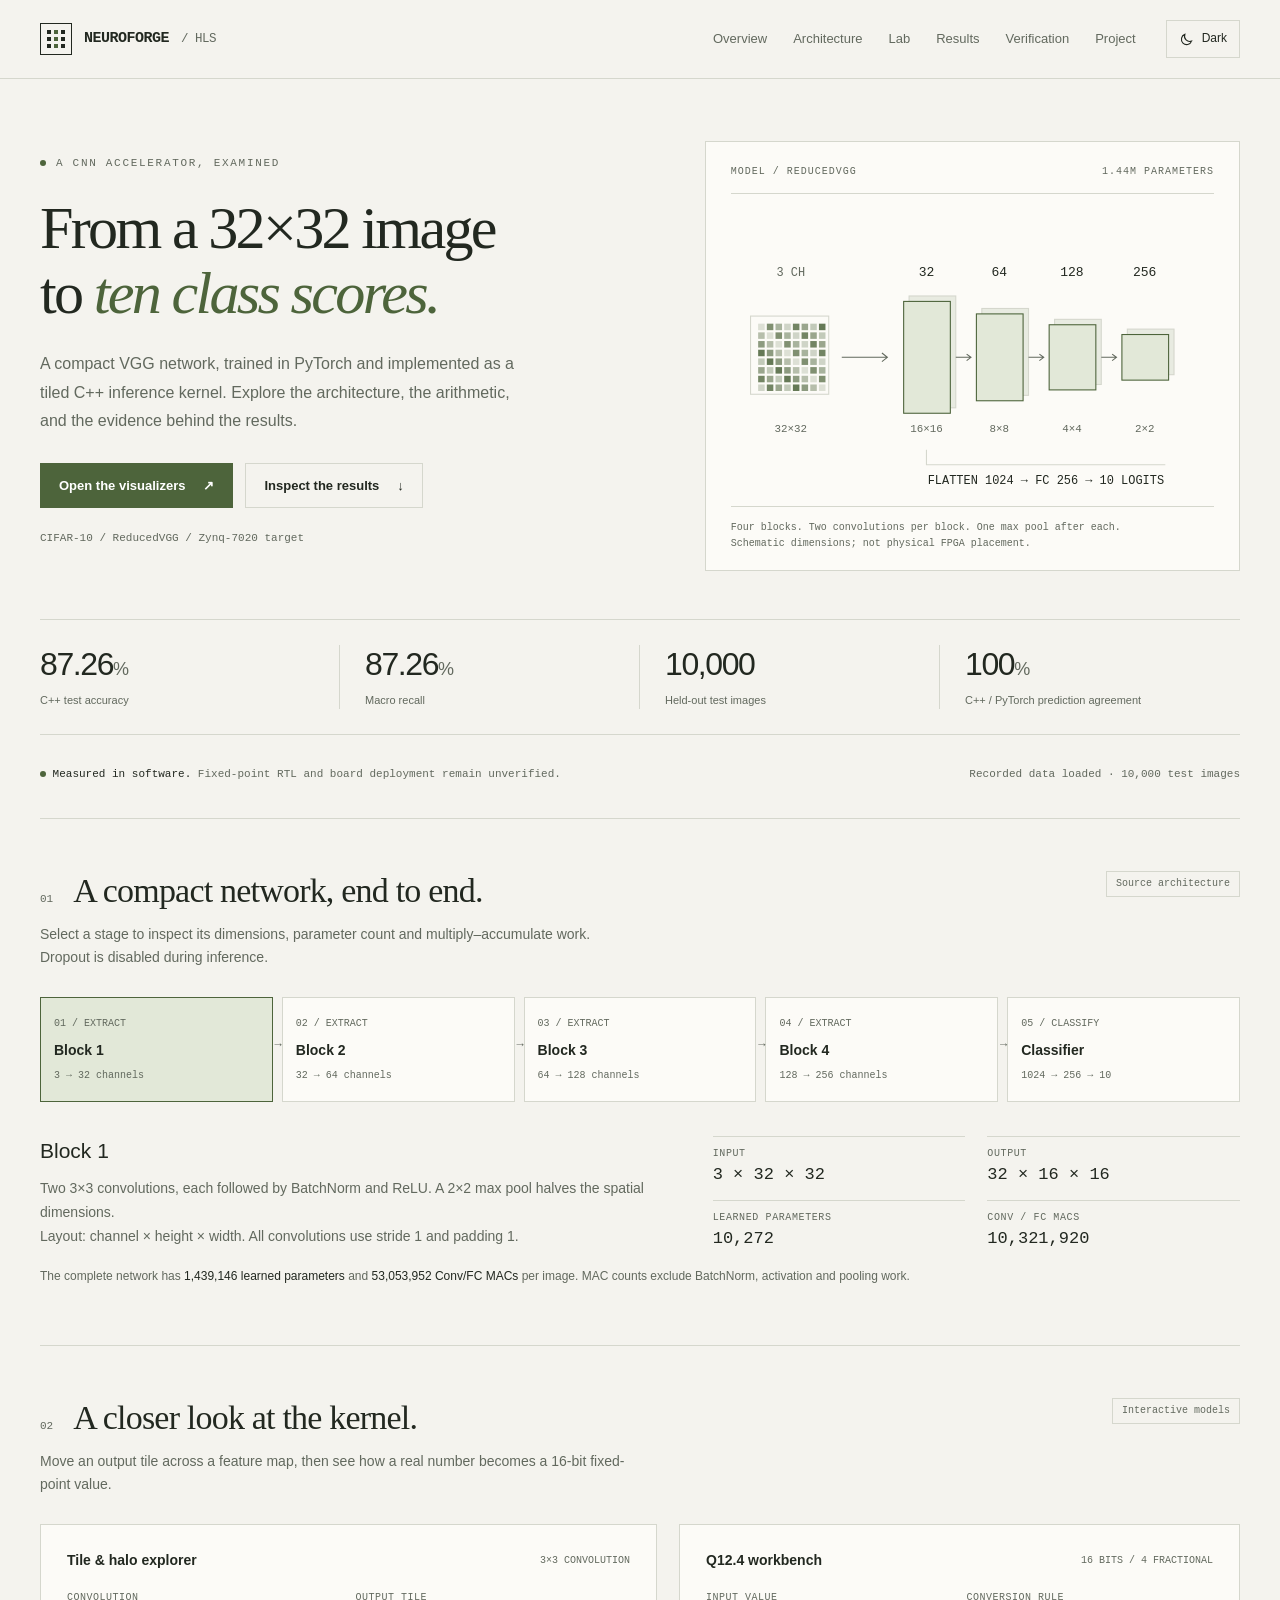
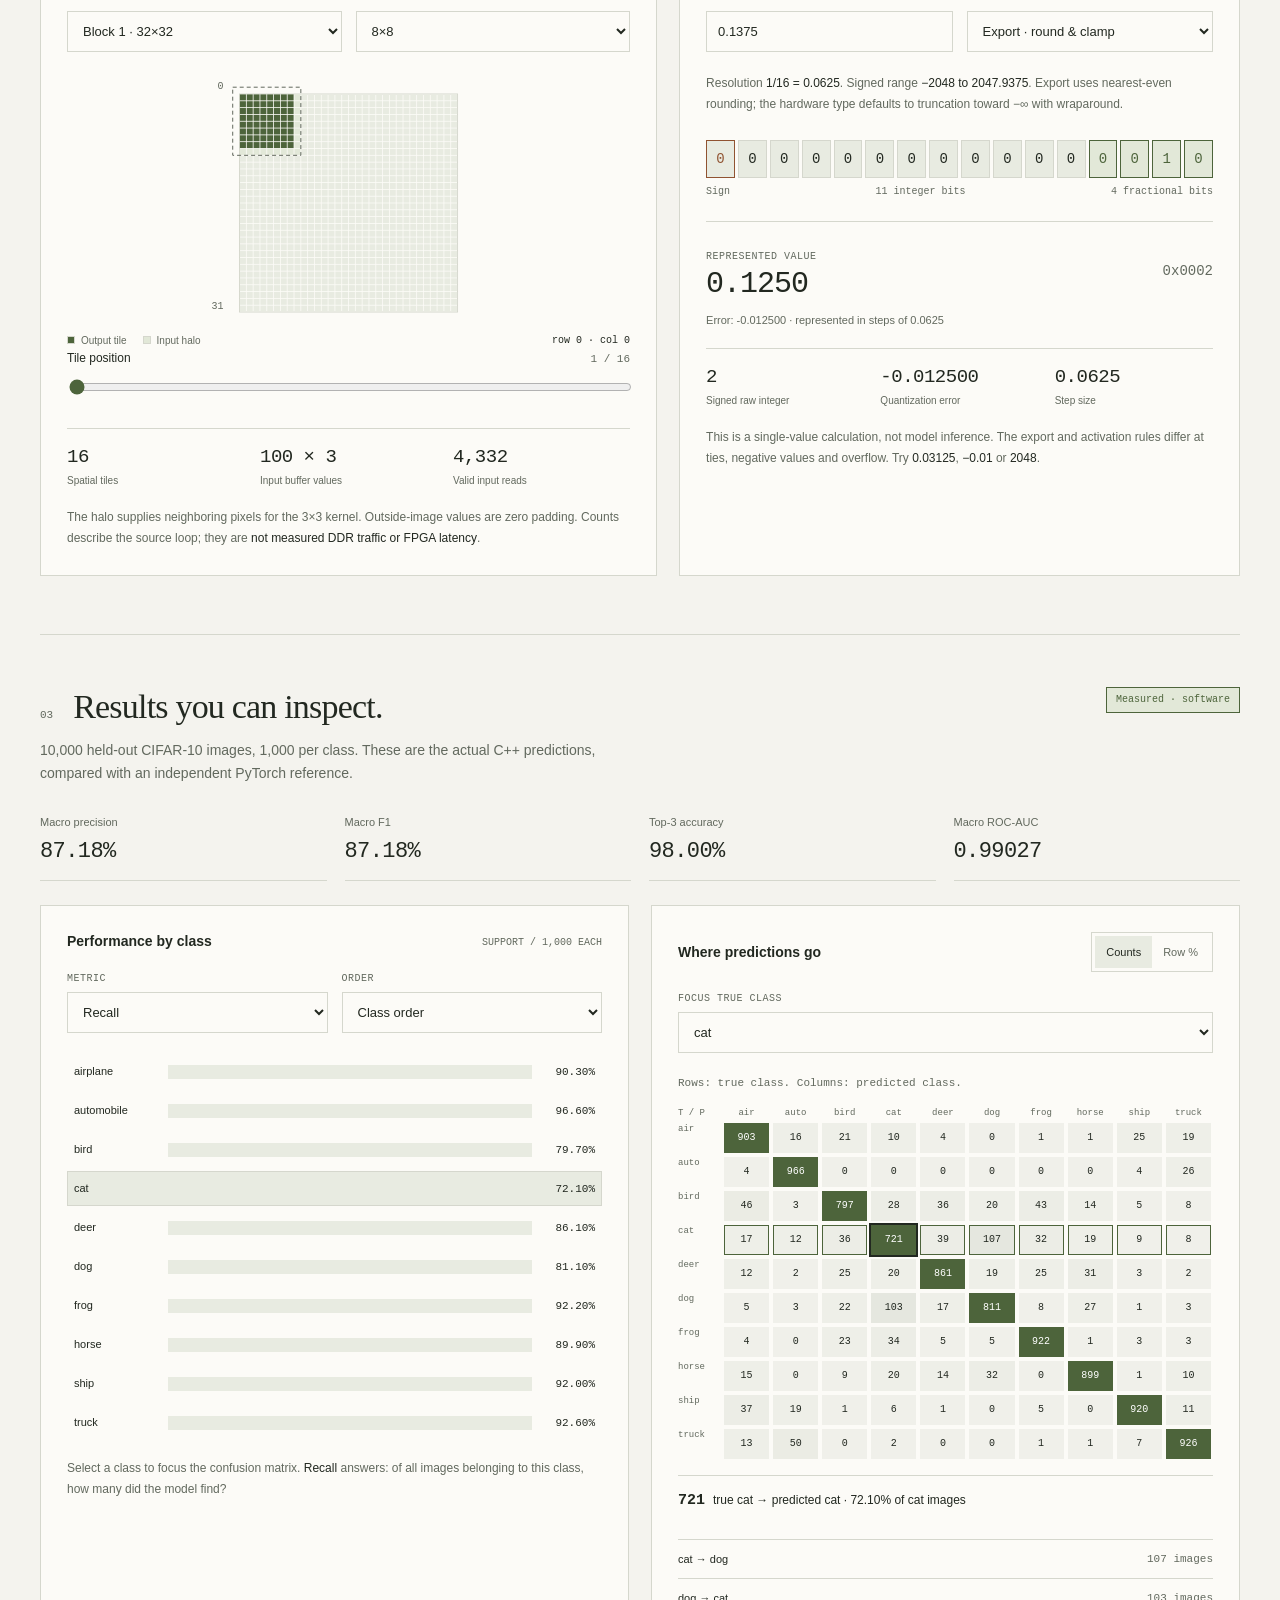
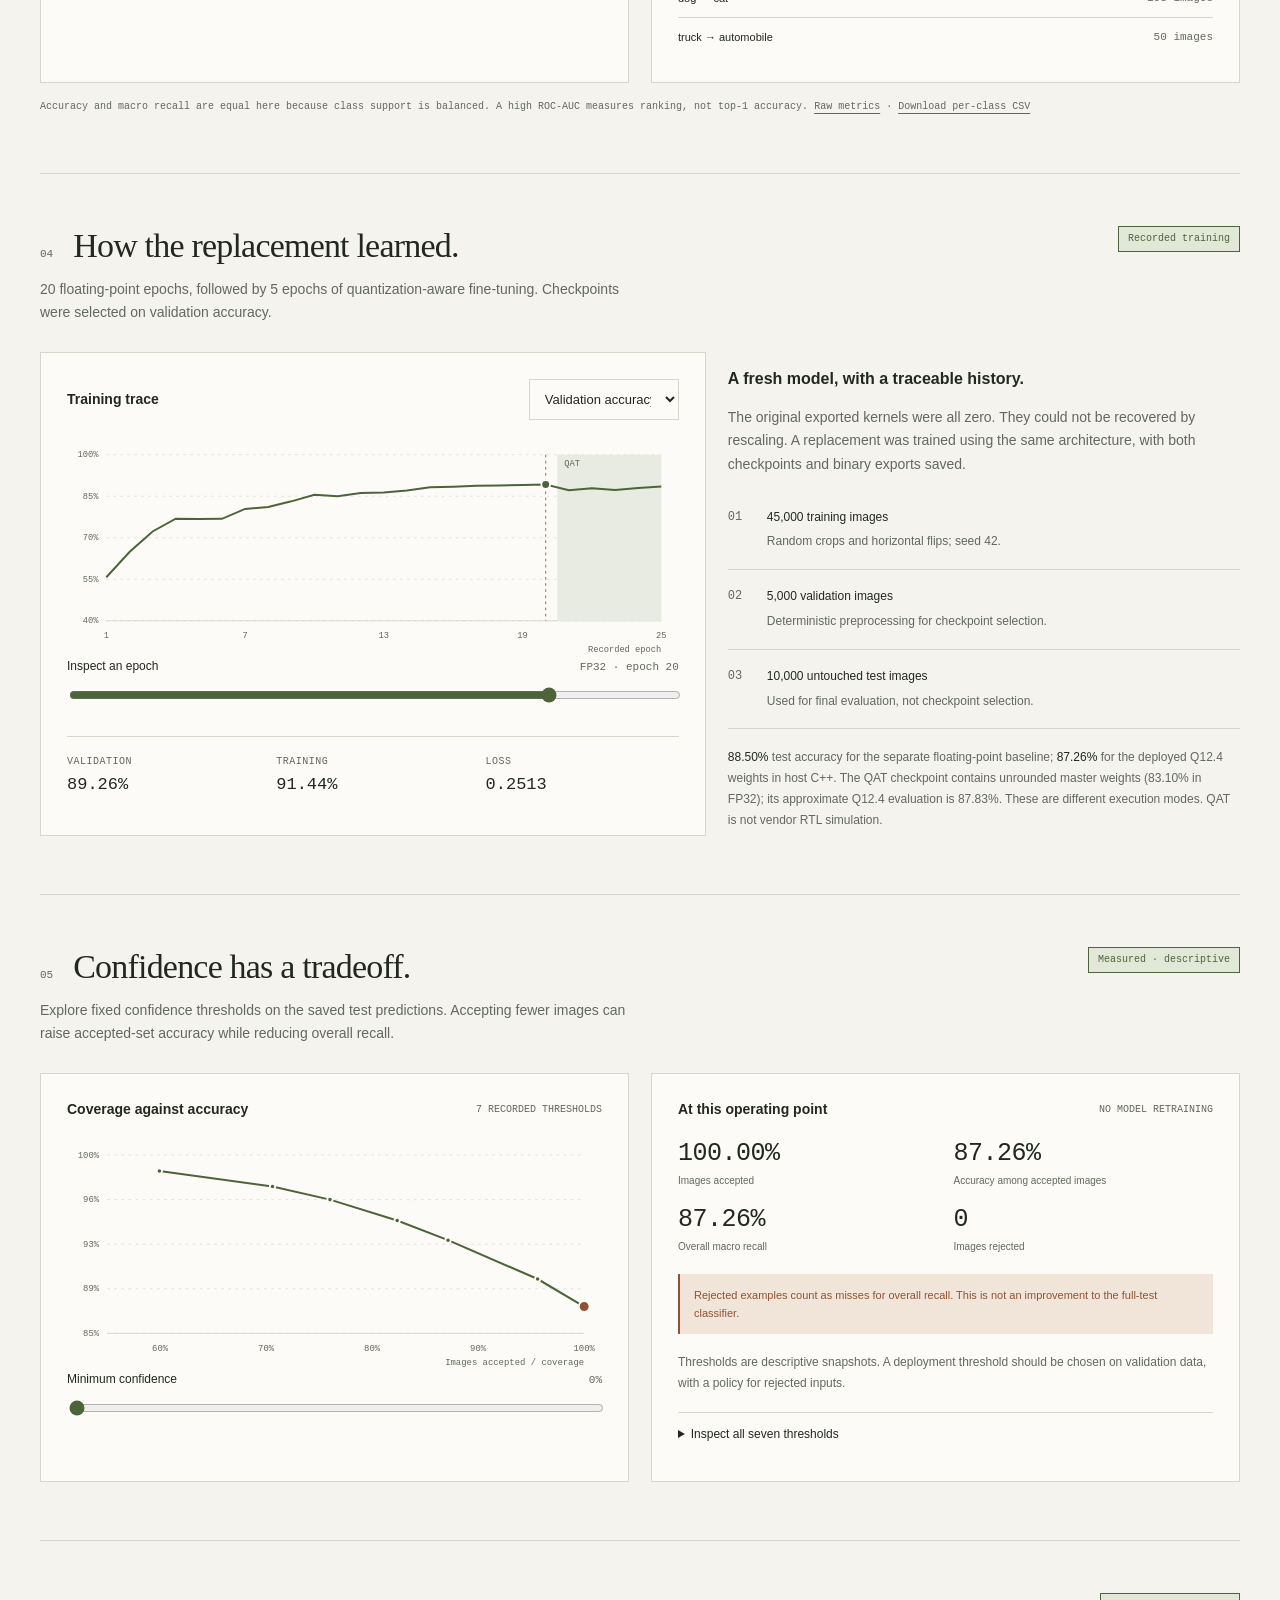
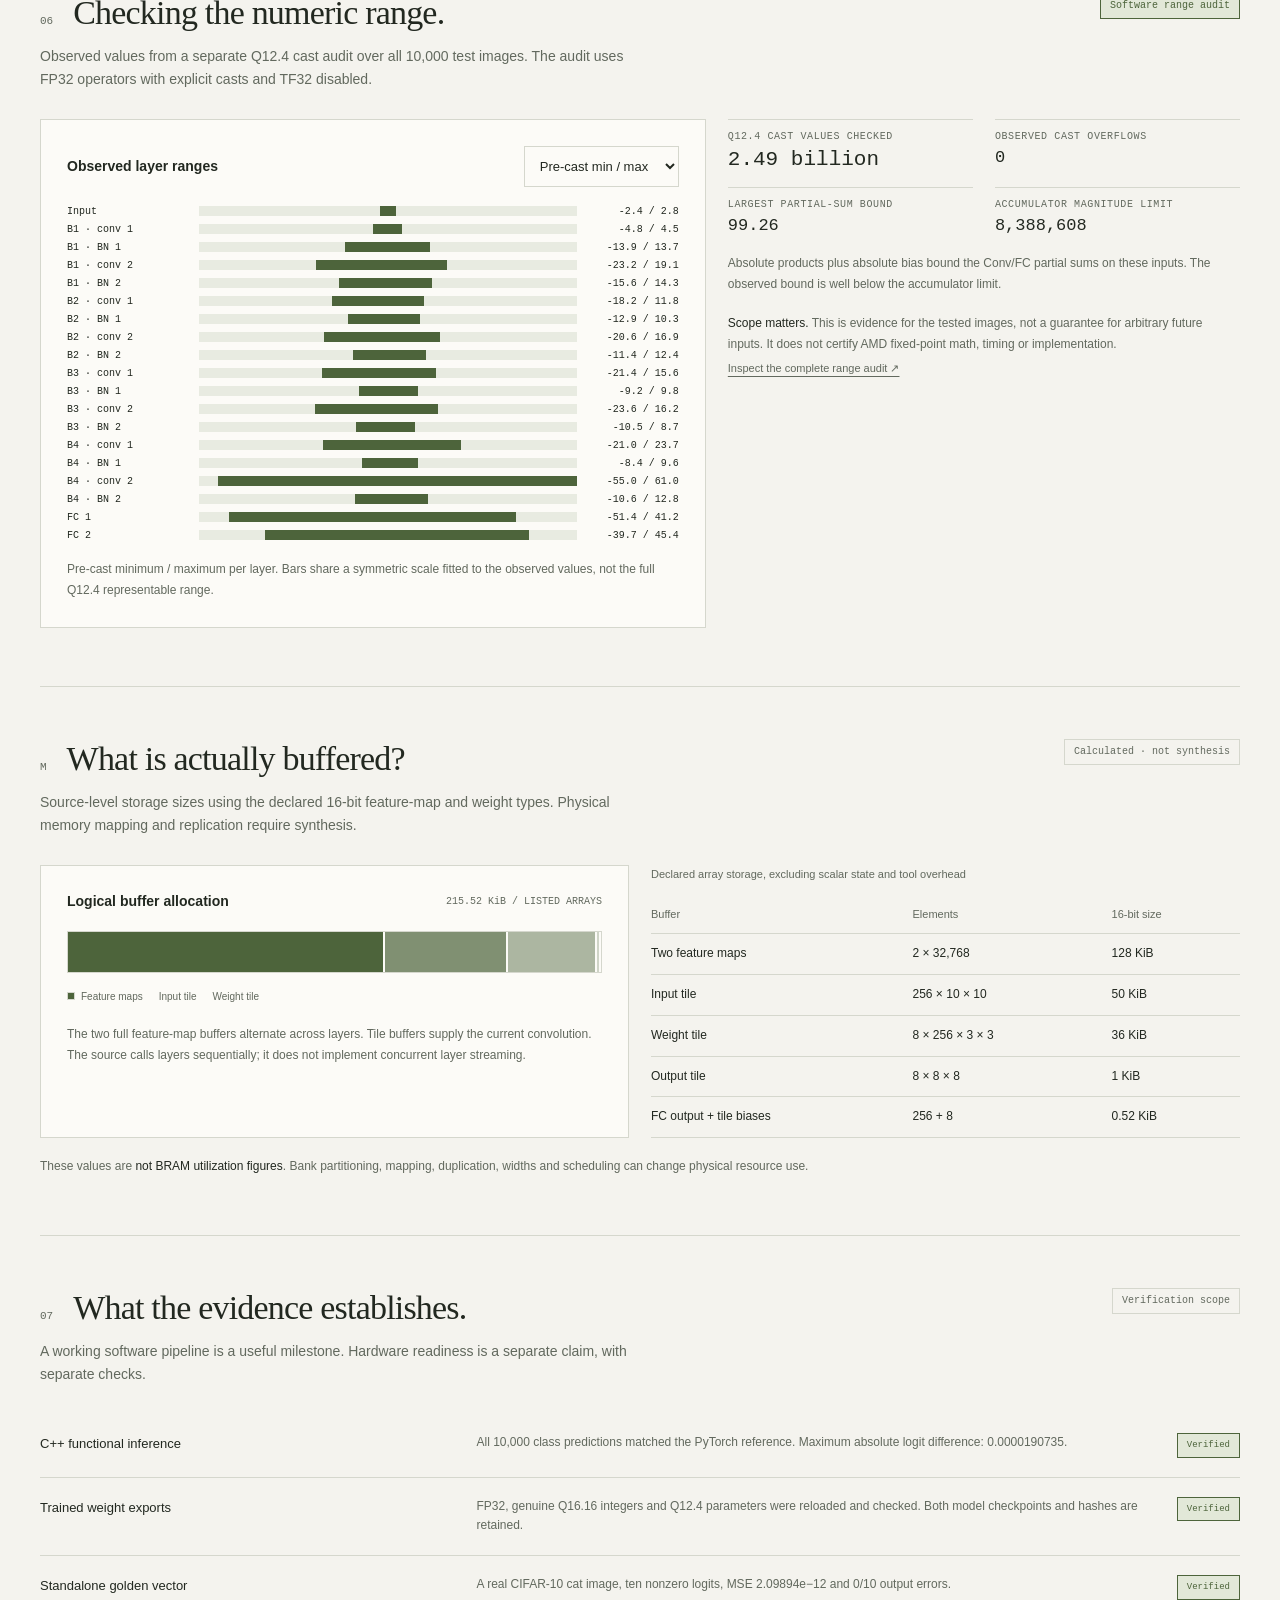
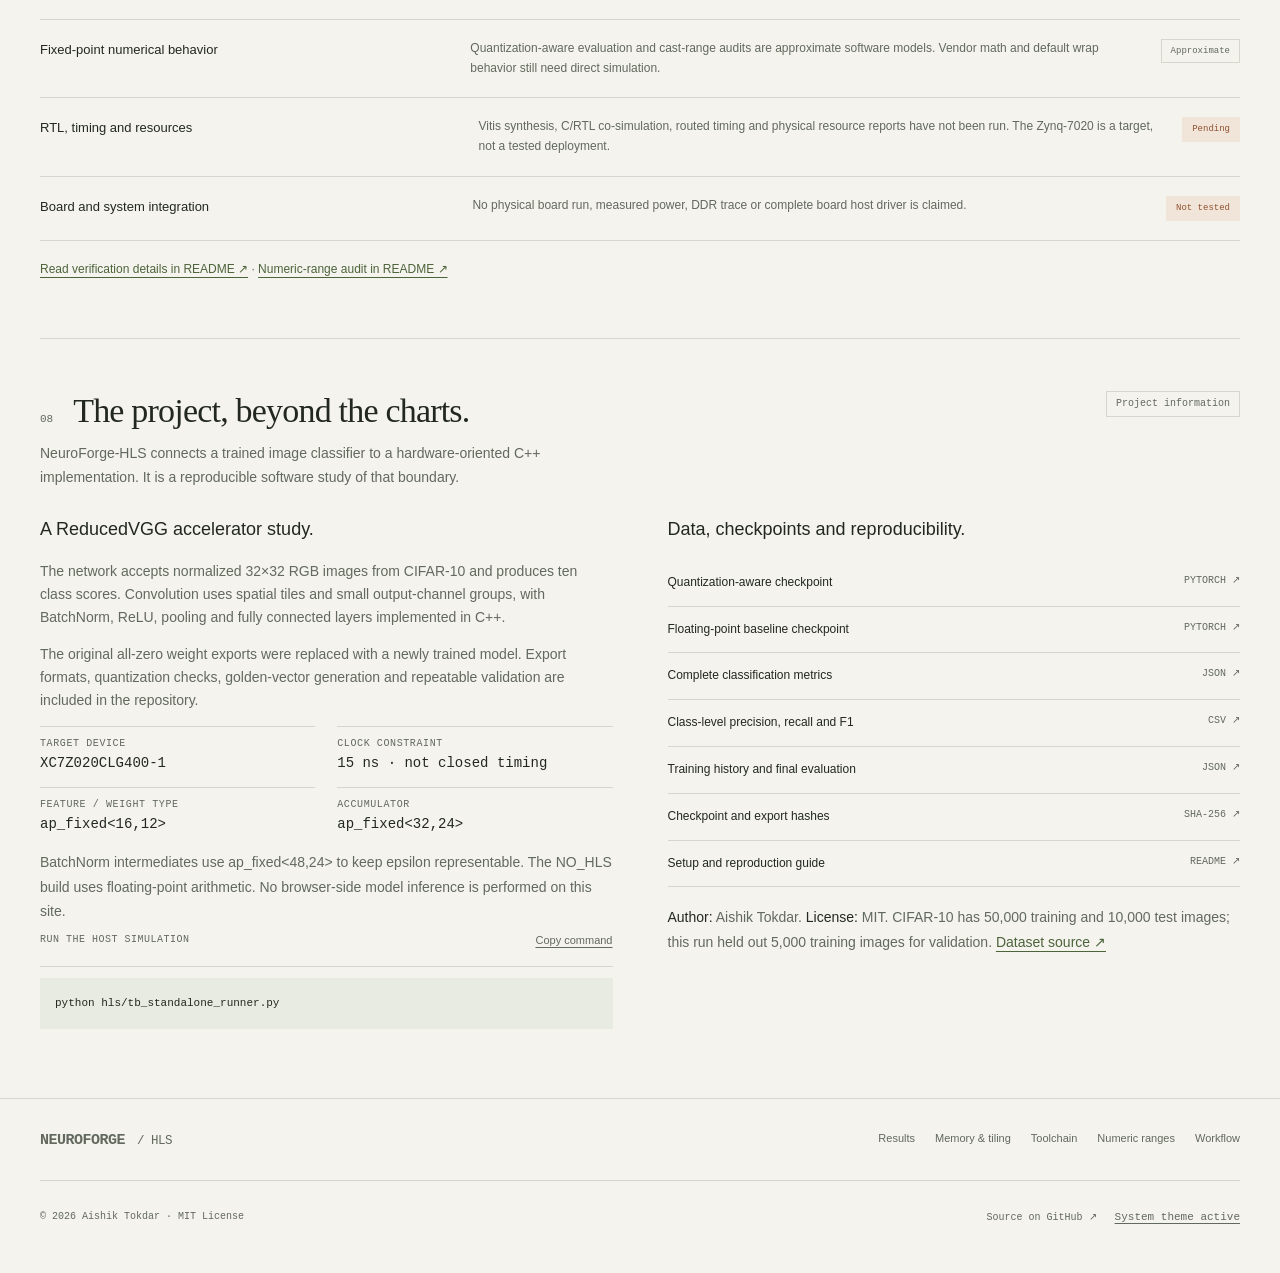
<file: index.html>
<!doctype html>
<html lang="en" data-theme="light"><head>
<meta charset="utf-8"><meta name="viewport" content="width=device-width, initial-scale=1">
<meta name="description" content="Explore the ReducedVGG architecture, Q12.4 arithmetic, measured CIFAR-10 results and verification behind NeuroForge-HLS.">
<meta name="color-scheme" content="light dark">
<title>A closer look at a CNN accelerator · NeuroForge-HLS</title>
<script src="./assets/theme.js"></script>
<link rel="stylesheet" href="./assets/site.css">
<link rel="preload" as="fetch" href="./docs/classification_metrics.json" crossorigin data-dataset="metrics"><link rel="preload" as="fetch" href="./docs/training_metrics.json" crossorigin data-dataset="training"><link rel="preload" as="fetch" href="./docs/numeric_range_audit.json" crossorigin data-dataset="ranges"><link rel="preload" as="fetch" href="./docs/weight_validation.json" crossorigin data-dataset="verification">
<script src="./assets/site.js" defer></script>
</head><body data-root="./">
<a class="skip" href="#main">Skip to content</a>
<header class="topbar"><div class="wrap top-inner">
<a class="brand" href="./index.html" aria-label="NeuroForge-HLS home"><span class="mark" aria-hidden="true"><i></i><i></i><i></i><i></i><i></i><i></i><i></i><i></i><i></i></span>NEUROFORGE <small>/ HLS</small></a>
<nav class="nav" id="main-nav" aria-label="Main navigation">
<a href="./index.html#overview">Overview</a><a href="./index.html#architecture">Architecture</a><a href="./index.html#tiling">Lab</a><a href="./index.html#results">Results</a><a href="./index.html#verification">Verification</a><a href="./index.html#project">Project</a>
</nav>
<button class="theme-button" id="theme-toggle" type="button" aria-label="Switch to dark mode"><svg viewBox="0 0 20 20" aria-hidden="true"><path d="M16.8 12.2A7 7 0 0 1 7.8 3.2 7 7 0 1 0 16.8 12.2Z"/></svg><span id="theme-label">Dark</span></button> <!-- design-qa: allow BUTTON_NO_ACTION; listeners are registered in assets/site.js -->
<button class="menu-button" id="menu-toggle" type="button" aria-expanded="false" aria-controls="main-nav">Menu</button> <!-- design-qa: allow BUTTON_NO_ACTION; listeners are registered in assets/site.js -->
</div></header>
<main class="wrap" id="main">
<div id="data-notice" class="data-notice" role="status" hidden><p id="data-message">Recorded results could not be loaded.</p><button class="button" id="retry-data" type="button">Reload results</button></div> <!-- design-qa: allow BUTTON_NO_ACTION; listeners are registered in assets/site.js -->
<noscript><p class="data-notice">JavaScript is needed for the interactive visualizers. The measured summary and project documentation remain available below.</p></noscript>
<section class="hero" id="overview"><div>
<div class="eyebrow"><span class="dot"></span>A CNN accelerator, examined</div>
<h1>From a 32×32 image<br>to <em>ten class scores.</em></h1>
<p class="hero-copy">A compact VGG network, trained in PyTorch and implemented as a tiled C++ inference kernel. Explore the architecture, the arithmetic, and the evidence behind the results.</p>
<div class="actions"><a class="button primary" href="#tiling">Open the visualizers <span aria-hidden="true">↗</span></a><a class="button" href="#results">Inspect the results <span aria-hidden="true">↓</span></a></div>
<p class="hero-note">CIFAR-10 / ReducedVGG / Zynq-7020 target</p></div>
<figure class="hero-figure" aria-labelledby="model-caption"><div class="figure-top"><span>MODEL / REDUCEDVGG</span><span>1.44M PARAMETERS</span></div>
<svg viewBox="0 0 445 255" role="img" aria-label="A 3-channel image passes through four convolution blocks, then a 1024 to 256 to 10 classifier" style="font-family:var(--mono)">
<text x="55" y="57" text-anchor="middle" font-size="11" fill="var(--muted)">3 CH</text><rect x="18" y="94" width="72" height="72" fill="none" stroke="var(--line)"/><rect x="25" y="101" width="6" height="6" fill="var(--accent)" opacity="0.18"/><rect x="33" y="101" width="6" height="6" fill="var(--accent)" opacity="0.7050000000000001"/><rect x="41" y="101" width="6" height="6" fill="var(--accent)" opacity="0.48"/><rect x="49" y="101" width="6" height="6" fill="var(--accent)" opacity="0.255"/><rect x="57" y="101" width="6" height="6" fill="var(--accent)" opacity="0.78"/><rect x="65" y="101" width="6" height="6" fill="var(--accent)" opacity="0.5549999999999999"/><rect x="73" y="101" width="6" height="6" fill="var(--accent)" opacity="0.32999999999999996"/><rect x="81" y="101" width="6" height="6" fill="var(--accent)" opacity="0.855"/><rect x="25" y="109" width="6" height="6" fill="var(--accent)" opacity="0.40499999999999997"/><rect x="33" y="109" width="6" height="6" fill="var(--accent)" opacity="0.18"/><rect x="41" y="109" width="6" height="6" fill="var(--accent)" opacity="0.7050000000000001"/><rect x="49" y="109" width="6" height="6" fill="var(--accent)" opacity="0.48"/><rect x="57" y="109" width="6" height="6" fill="var(--accent)" opacity="0.255"/><rect x="65" y="109" width="6" height="6" fill="var(--accent)" opacity="0.78"/><rect x="73" y="109" width="6" height="6" fill="var(--accent)" opacity="0.5549999999999999"/><rect x="81" y="109" width="6" height="6" fill="var(--accent)" opacity="0.32999999999999996"/><rect x="25" y="117" width="6" height="6" fill="var(--accent)" opacity="0.6299999999999999"/><rect x="33" y="117" width="6" height="6" fill="var(--accent)" opacity="0.40499999999999997"/><rect x="41" y="117" width="6" height="6" fill="var(--accent)" opacity="0.18"/><rect x="49" y="117" width="6" height="6" fill="var(--accent)" opacity="0.7050000000000001"/><rect x="57" y="117" width="6" height="6" fill="var(--accent)" opacity="0.48"/><rect x="65" y="117" width="6" height="6" fill="var(--accent)" opacity="0.255"/><rect x="73" y="117" width="6" height="6" fill="var(--accent)" opacity="0.78"/><rect x="81" y="117" width="6" height="6" fill="var(--accent)" opacity="0.5549999999999999"/><rect x="25" y="125" width="6" height="6" fill="var(--accent)" opacity="0.855"/><rect x="33" y="125" width="6" height="6" fill="var(--accent)" opacity="0.6299999999999999"/><rect x="41" y="125" width="6" height="6" fill="var(--accent)" opacity="0.40499999999999997"/><rect x="49" y="125" width="6" height="6" fill="var(--accent)" opacity="0.18"/><rect x="57" y="125" width="6" height="6" fill="var(--accent)" opacity="0.7050000000000001"/><rect x="65" y="125" width="6" height="6" fill="var(--accent)" opacity="0.48"/><rect x="73" y="125" width="6" height="6" fill="var(--accent)" opacity="0.255"/><rect x="81" y="125" width="6" height="6" fill="var(--accent)" opacity="0.78"/><rect x="25" y="133" width="6" height="6" fill="var(--accent)" opacity="0.32999999999999996"/><rect x="33" y="133" width="6" height="6" fill="var(--accent)" opacity="0.855"/><rect x="41" y="133" width="6" height="6" fill="var(--accent)" opacity="0.6299999999999999"/><rect x="49" y="133" width="6" height="6" fill="var(--accent)" opacity="0.40499999999999997"/><rect x="57" y="133" width="6" height="6" fill="var(--accent)" opacity="0.18"/><rect x="65" y="133" width="6" height="6" fill="var(--accent)" opacity="0.7050000000000001"/><rect x="73" y="133" width="6" height="6" fill="var(--accent)" opacity="0.48"/><rect x="81" y="133" width="6" height="6" fill="var(--accent)" opacity="0.255"/><rect x="25" y="141" width="6" height="6" fill="var(--accent)" opacity="0.5549999999999999"/><rect x="33" y="141" width="6" height="6" fill="var(--accent)" opacity="0.32999999999999996"/><rect x="41" y="141" width="6" height="6" fill="var(--accent)" opacity="0.855"/><rect x="49" y="141" width="6" height="6" fill="var(--accent)" opacity="0.6299999999999999"/><rect x="57" y="141" width="6" height="6" fill="var(--accent)" opacity="0.40499999999999997"/><rect x="65" y="141" width="6" height="6" fill="var(--accent)" opacity="0.18"/><rect x="73" y="141" width="6" height="6" fill="var(--accent)" opacity="0.7050000000000001"/><rect x="81" y="141" width="6" height="6" fill="var(--accent)" opacity="0.48"/><rect x="25" y="149" width="6" height="6" fill="var(--accent)" opacity="0.78"/><rect x="33" y="149" width="6" height="6" fill="var(--accent)" opacity="0.5549999999999999"/><rect x="41" y="149" width="6" height="6" fill="var(--accent)" opacity="0.32999999999999996"/><rect x="49" y="149" width="6" height="6" fill="var(--accent)" opacity="0.855"/><rect x="57" y="149" width="6" height="6" fill="var(--accent)" opacity="0.6299999999999999"/><rect x="65" y="149" width="6" height="6" fill="var(--accent)" opacity="0.40499999999999997"/><rect x="73" y="149" width="6" height="6" fill="var(--accent)" opacity="0.18"/><rect x="81" y="149" width="6" height="6" fill="var(--accent)" opacity="0.7050000000000001"/><rect x="25" y="157" width="6" height="6" fill="var(--accent)" opacity="0.255"/><rect x="33" y="157" width="6" height="6" fill="var(--accent)" opacity="0.78"/><rect x="41" y="157" width="6" height="6" fill="var(--accent)" opacity="0.5549999999999999"/><rect x="49" y="157" width="6" height="6" fill="var(--accent)" opacity="0.32999999999999996"/><rect x="57" y="157" width="6" height="6" fill="var(--accent)" opacity="0.855"/><rect x="65" y="157" width="6" height="6" fill="var(--accent)" opacity="0.6299999999999999"/><rect x="73" y="157" width="6" height="6" fill="var(--accent)" opacity="0.40499999999999997"/><rect x="81" y="157" width="6" height="6" fill="var(--accent)" opacity="0.18"/>
<text x="55" y="201" text-anchor="middle" font-size="10" fill="var(--muted)">32×32</text><path d="M102 132h42m-5-4 5 4-5 4" fill="none" stroke="var(--muted)"/>
<rect x="164" y="75.5" width="43" height="103" fill="var(--soft)" stroke="var(--line)"/><rect x="159" y="80.5" width="43" height="103" fill="var(--accent-soft)" stroke="var(--accent)"/><text x="180" y="57" text-anchor="middle" font-size="12" fill="var(--ink)">32</text><text x="180" y="201" text-anchor="middle" font-size="10" fill="var(--muted)">16×16</text><path d="M207 132h14m-4-3 4 3-4 3" fill="none" stroke="var(--muted)"/><rect x="231" y="87.0" width="43" height="80" fill="var(--soft)" stroke="var(--line)"/><rect x="226" y="92.0" width="43" height="80" fill="var(--accent-soft)" stroke="var(--accent)"/><text x="247" y="57" text-anchor="middle" font-size="12" fill="var(--ink)">64</text><text x="247" y="201" text-anchor="middle" font-size="10" fill="var(--muted)">8×8</text><path d="M274 132h14m-4-3 4 3-4 3" fill="none" stroke="var(--muted)"/><rect x="298" y="97.0" width="43" height="60" fill="var(--soft)" stroke="var(--line)"/><rect x="293" y="102.0" width="43" height="60" fill="var(--accent-soft)" stroke="var(--accent)"/><text x="314" y="57" text-anchor="middle" font-size="12" fill="var(--ink)">128</text><text x="314" y="201" text-anchor="middle" font-size="10" fill="var(--muted)">4×4</text><path d="M341 132h14m-4-3 4 3-4 3" fill="none" stroke="var(--muted)"/><rect x="365" y="106.0" width="43" height="42" fill="var(--soft)" stroke="var(--line)"/><rect x="360" y="111.0" width="43" height="42" fill="var(--accent-soft)" stroke="var(--accent)"/><text x="381" y="57" text-anchor="middle" font-size="12" fill="var(--ink)">256</text><text x="381" y="201" text-anchor="middle" font-size="10" fill="var(--muted)">2×2</text><path d="M180 217v14h220" fill="none" stroke="var(--line)"/><text x="290" y="249" text-anchor="middle" font-size="11" fill="var(--ink)">FLATTEN 1024 → FC 256 → 10 LOGITS</text>
</svg><figcaption class="figure-caption" id="model-caption">Four blocks. Two convolutions per block. One max pool after each.<br>Schematic dimensions; not physical FPGA placement.</figcaption></figure></section>
<div class="metric-strip" aria-label="Measured software results">
<div class="metric"><strong data-summary="accuracy">87.26<small>%</small></strong><span>C++ test accuracy</span></div>
<div class="metric"><strong data-summary="macro_recall">87.26<small>%</small></strong><span>Macro recall</span></div>
<div class="metric"><strong>10,000</strong><span>Held-out test images</span></div>
<div class="metric"><strong>100<small>%</small></strong><span>C++ / PyTorch prediction agreement</span></div></div>
<div class="status-line"><span><span class="dot"></span> <b>Measured in software.</b> Fixed-point RTL and board deployment remain unverified.</span><span id="data-status">Loading recorded data…</span></div><section class="section" id="architecture"><div class="section-head"><div><div class="section-title"><span class="section-no">01</span><h2>A compact network, end to end.</h2></div><p class="section-intro">Select a stage to inspect its dimensions, parameter count and multiply–accumulate work. Dropout is disabled during inference.</p></div><span class="badge ">Source architecture</span></div>
<div class="flow" role="group" aria-label="Network stages">
<button class="layer" type="button" data-layer="0" aria-pressed="true"><span>01 / EXTRACT</span><b>Block 1</b><small>3 → 32 channels</small></button><button class="layer" type="button" data-layer="1" aria-pressed="false"><span>02 / EXTRACT</span><b>Block 2</b><small>32 → 64 channels</small></button><button class="layer" type="button" data-layer="2" aria-pressed="false"><span>03 / EXTRACT</span><b>Block 3</b><small>64 → 128 channels</small></button><button class="layer" type="button" data-layer="3" aria-pressed="false"><span>04 / EXTRACT</span><b>Block 4</b><small>128 → 256 channels</small></button><button class="layer" type="button" data-layer="4" aria-pressed="false"><span>05 / CLASSIFY</span><b>Classifier</b><small>1024 → 256 → 10</small></button> <!-- design-qa: allow BUTTON_NO_ACTION; listeners are registered in assets/site.js -->
</div><div class="layer-detail" aria-live="polite"><div><h3 id="layer-name">Block 1</h3><p id="layer-description">Two 3×3 convolutions, each followed by BatchNorm and ReLU. A 2×2 max pool halves the spatial dimensions.</p><p class="annotation">Layout: channel × height × width. All convolutions use stride 1 and padding 1.</p></div>
<dl class="specs"><div><dt>Input</dt><dd id="layer-input">3 × 32 × 32</dd></div><div><dt>Output</dt><dd id="layer-output">32 × 16 × 16</dd></div><div><dt>Learned parameters</dt><dd id="layer-params">10,272</dd></div><div><dt>Conv / FC MACs</dt><dd id="layer-macs">10,321,920</dd></div></dl></div>
<p class="annotation">The complete network has <strong>1,439,146 learned parameters</strong> and <strong>53,053,952 Conv/FC MACs</strong> per image. MAC counts exclude BatchNorm, activation and pooling work.</p></section><section class="section" id="tiling"><div class="section-head"><div><div class="section-title"><span class="section-no">02</span><h2>A closer look at the kernel.</h2></div><p class="section-intro">Move an output tile across a feature map, then see how a real number becomes a 16-bit fixed-point value.</p></div><span class="badge ">Interactive models</span></div>
<div class="lab-grid"><article class="panel panel-pad" aria-labelledby="tiling-title"><div class="panel-title"><h3 id="tiling-title">Tile &amp; halo explorer</h3><small>3×3 CONVOLUTION</small></div>
<div class="controls"><div class="control"><label for="tile-layer">Convolution</label><select id="tile-layer"><option value="0">Block 1 · 32×32</option><option value="1">Block 2 · 16×16</option><option value="2">Block 3 · 8×8</option><option value="3">Block 4 · 4×4</option></select></div><div class="control"><label for="tile-size">Output tile</label><select id="tile-size"><option value="2">2×2</option><option value="4">4×4</option><option value="8" selected>8×8</option></select></div></div>
<svg class="tile-svg" id="tile-viz" viewBox="0 0 390 260" role="img" aria-label="Selected output tile and one-pixel input halo"></svg>
<div class="tile-key"><div class="legend"><span><i class="core"></i>Output tile</span><span><i class="halo"></i>Input halo</span></div><span id="tile-coordinate" class="mono" style="font-size:10px">row 0 · col 0</span></div>
<div class="range-label"><label for="tile-position">Tile position</label><output id="tile-position-label">1 / 16</output></div><input id="tile-position" type="range" min="0" max="15" value="0" aria-describedby="tile-position-label">
<div class="compact-stats"><div><b id="tile-count">16</b><span>Spatial tiles</span></div><div><b id="tile-buffer">100 × 3</b><span>Input buffer values</span></div><div><b id="tile-reads">5,292</b><span>Valid input reads</span></div></div>
<p class="annotation">The halo supplies neighboring pixels for the 3×3 kernel. Outside-image values are zero padding. Counts describe the source loop; they are <strong>not measured DDR traffic or FPGA latency</strong>.</p></article>
<article class="panel panel-pad" id="quantization" aria-labelledby="quant-title"><div class="panel-title"><h3 id="quant-title">Q12.4 workbench</h3><small>16 BITS / 4 FRACTIONAL</small></div>
<div class="controls"><div class="control"><label for="quant-value">Input value</label><input id="quant-value" type="number" step="0.0001" value="0.1375" min="-1000000" max="1000000" aria-describedby="quant-status"></div><div class="control"><label for="quant-mode">Conversion rule</label><select id="quant-mode"><option value="export">Export · round &amp; clamp</option><option value="activation">Activation · floor &amp; wrap</option></select></div></div>
<p class="annotation">Resolution <strong>1/16 = 0.0625</strong>. Signed range <strong>−2048 to 2047.9375</strong>. Export uses nearest-even rounding; the hardware type defaults to truncation toward −∞ with wraparound.</p>
<div class="bitfield" id="quant-bits" role="img" aria-label="16-bit representation"></div><div class="bit-labels"><span>Sign</span><span>11 integer bits</span><span>4 fractional bits</span></div>
<div class="quant-result"><div><span class="label">Represented value</span><br><strong id="quant-output">0.1250</strong></div><code id="quant-hex">0x0002</code></div><p id="quant-status" class="quant-status" role="status">Error: −0.0125</p>
<div class="compact-stats"><div><b id="quant-raw">2</b><span>Signed raw integer</span></div><div><b id="quant-error">−0.0125</b><span>Quantization error</span></div><div><b>0.0625</b><span>Step size</span></div></div>
<p class="annotation">This is a single-value calculation, not model inference. The export and activation rules differ at ties, negative values and overflow. Try <strong>0.03125</strong>, <strong>−0.01</strong> or <strong>2048</strong>.</p>
</article></div></section><section class="section" id="results"><div class="section-head"><div><div class="section-title"><span class="section-no">03</span><h2>Results you can inspect.</h2></div><p class="section-intro">10,000 held-out CIFAR-10 images, 1,000 per class. These are the actual C++ predictions, compared with an independent PyTorch reference.</p></div><span class="badge measured">Measured · software</span></div>
<dl class="result-summary"><div><dt>Macro precision</dt><dd data-result="macro_precision">87.18%</dd></div><div><dt>Macro F1</dt><dd data-result="macro_f1">87.18%</dd></div><div><dt>Top-3 accuracy</dt><dd>98.00%</dd></div><div><dt>Macro ROC-AUC</dt><dd data-result="macro_roc_auc_ovr">0.99027</dd></div></dl>
<div class="grid-2"><article class="panel panel-pad"><div class="panel-title"><h3>Performance by class</h3><small>SUPPORT / 1,000 EACH</small></div>
<fieldset data-from-records disabled><legend class="sr-only">Class metric controls</legend><div class="controls"><div class="control"><label for="class-metric">Metric</label><select id="class-metric"><option value="recall">Recall</option><option value="precision">Precision</option><option value="f1">F1 score</option></select></div><div class="control"><label for="class-sort">Order</label><select id="class-sort"><option value="class">Class order</option><option value="lowest">Lowest first</option><option value="highest">Highest first</option></select></div></div>
<div id="class-bars" class="metric-bars" aria-label="Per-class metrics"><p class="loading">Loading measured class results…</p></div></fieldset>
<p class="annotation">Select a class to focus the confusion matrix. <strong>Recall</strong> answers: of all images belonging to this class, how many did the model find?</p></article>
<article class="panel panel-pad"><div class="panel-title"><h3>Where predictions go</h3><div class="segmented" role="group" aria-label="Confusion matrix display"><button type="button" data-matrix-mode="count" aria-pressed="true">Counts</button><button type="button" data-matrix-mode="percent" aria-pressed="false">Row %</button></div></div> <!-- design-qa: allow BUTTON_NO_ACTION; listeners are registered in assets/site.js -->
<fieldset data-from-records disabled><legend class="sr-only">Confusion matrix controls</legend><div class="controls"><div class="control"><label for="class-focus">Focus true class</label><select id="class-focus"><option value="3">cat</option></select></div></div>
<div class="scroll-table" tabindex="0" role="region" aria-label="Scrollable confusion matrix"><table class="matrix" id="confusion-matrix"><caption>Rows: true class. Columns: predicted class.</caption></table></div><p id="matrix-detail" class="matrix-detail" aria-live="polite">Select a cell to inspect its count.</p><ul class="mini-list" id="confusion-list" aria-label="Most frequent errors"></ul></fieldset></article></div>
<p class="data-note">Accuracy and macro recall are equal here because class support is balanced. A high ROC-AUC measures ranking, not top-1 accuracy. <a href="./docs/classification_metrics.json">Raw metrics</a> · <a href="./docs/classification_metrics.csv" download>Download per-class CSV</a></p></section><section class="section" id="training"><div class="section-head"><div><div class="section-title"><span class="section-no">04</span><h2>How the replacement learned.</h2></div><p class="section-intro">20 floating-point epochs, followed by 5 epochs of quantization-aware fine-tuning. Checkpoints were selected on validation accuracy.</p></div><span class="badge measured">Recorded training</span></div>
<div class="grid-asymmetric"><article class="panel panel-pad"><div class="panel-title"><h3>Training trace</h3><div class="control" style="flex:0;min-width:150px"><label class="sr-only" for="training-metric">Training chart metric</label><select id="training-metric"><option value="validation_accuracy">Validation accuracy</option><option value="train_accuracy">Training accuracy</option><option value="loss">Training loss</option></select></div></div>
<fieldset data-from-records disabled><legend class="sr-only">Training trace controls</legend><svg class="chart" id="training-chart" viewBox="0 0 700 250" role="img" aria-label="Recorded training and quantization-aware fine-tuning curve"></svg>
<div class="range-label"><label for="epoch-position">Inspect an epoch</label><output id="epoch-label">FP32 · epoch 20</output></div><input type="range" min="0" max="24" value="19" id="epoch-position"></fieldset>
<dl class="compact-stats"><div><dt class="label">Validation</dt><dd class="mono" id="epoch-validation">89.26%</dd></div><div><dt class="label">Training</dt><dd class="mono" id="epoch-training">91.44%</dd></div><div><dt class="label">Loss</dt><dd class="mono" id="epoch-loss">0.2513</dd></div></dl></article>
<aside><h3>A fresh model, with a traceable history.</h3><p class="section-intro">The original exported kernels were all zero. They could not be recovered by rescaling. A replacement was trained using the same architecture, with both checkpoints and binary exports saved.</p>
<ol class="steps"><li><div><strong>45,000 training images</strong><span>Random crops and horizontal flips; seed 42.</span></div></li><li><div><strong>5,000 validation images</strong><span>Deterministic preprocessing for checkpoint selection.</span></div></li><li><div><strong>10,000 untouched test images</strong><span>Used for final evaluation, not checkpoint selection.</span></div></li></ol>
<p class="annotation"><strong>88.50%</strong> test accuracy for the separate floating-point baseline; <strong>87.26%</strong> for the deployed Q12.4 weights in host C++. The QAT checkpoint contains unrounded master weights (83.10% in FP32); its approximate Q12.4 evaluation is 87.83%. These are different execution modes. QAT is not vendor RTL simulation.</p></aside></div></section><section class="section" id="confidence"><div class="section-head"><div><div class="section-title"><span class="section-no">05</span><h2>Confidence has a tradeoff.</h2></div><p class="section-intro">Explore fixed confidence thresholds on the saved test predictions. Accepting fewer images can raise accepted-set accuracy while reducing overall recall.</p></div><span class="badge measured">Measured · descriptive</span></div>
<div class="grid-2"><article class="panel panel-pad"><div class="panel-title"><h3>Coverage against accuracy</h3><small>7 RECORDED THRESHOLDS</small></div>
<fieldset data-from-records disabled><legend class="sr-only">Confidence threshold control</legend><svg class="chart" id="confidence-chart" viewBox="0 0 600 260" role="img" aria-label="Accepted-set accuracy versus test-set coverage"></svg>
<div class="range-label"><label for="confidence-threshold">Minimum confidence</label><output id="confidence-threshold-label">0%</output></div><input type="range" min="0" max="6" value="0" id="confidence-threshold"></fieldset></article>
<article class="panel panel-pad"><div class="panel-title"><h3>At this operating point</h3><small>NO MODEL RETRAINING</small></div>
<div class="compact-stats confidence-stats" style="border-top:0;padding-top:0"><div><b id="confidence-coverage">100.00%</b><span>Images accepted</span></div><div><b id="confidence-accuracy">87.26%</b><span>Accuracy among accepted images</span></div><div><b id="confidence-recall">87.26%</b><span>Overall macro recall</span></div><div><b id="confidence-rejected">0</b><span>Images rejected</span></div></div>
<p class="equation">Rejected examples count as misses for overall recall. This is not an improvement to the full-test classifier.</p>
<p class="annotation">Thresholds are descriptive snapshots. A deployment threshold should be chosen on validation data, with a policy for rejected inputs.</p>
<details><summary>Inspect all seven thresholds</summary><div class="scroll-table"><table id="threshold-table"><caption>Recorded confidence operating points</caption><thead><tr><th>Threshold</th><th>Coverage</th><th>Accuracy</th><th>Recall</th></tr></thead><tbody></tbody></table></div></details></article></div></section><section class="section" id="ranges"><div class="section-head"><div><div class="section-title"><span class="section-no">06</span><h2>Checking the numeric range.</h2></div><p class="section-intro">Observed values from a separate Q12.4 cast audit over all 10,000 test images. The audit uses FP32 operators with explicit casts and TF32 disabled.</p></div><span class="badge measured">Software range audit</span></div>
<div class="grid-asymmetric"><article class="panel panel-pad"><div class="panel-title"><h3>Observed layer ranges</h3><div class="control" style="flex:0;min-width:155px"><label class="sr-only" for="range-view">Range audit view</label><select id="range-view"><option value="activations">Pre-cast min / max</option><option value="bounds">Partial-sum bounds</option></select></div></div><div id="range-rows" class="range-rows"><p class="loading">Loading per-layer observations…</p></div><p class="annotation" id="range-description">The scale follows observed values, rather than the full representable range.</p></article>
<aside><dl class="specs"><div><dt>Q12.4 cast values checked</dt><dd style="font-size:21px">2.49 billion</dd></div><div><dt>Observed cast overflows</dt><dd>0</dd></div><div><dt>Largest partial-sum bound</dt><dd>99.26</dd></div><div><dt>Accumulator magnitude limit</dt><dd>8,388,608</dd></div></dl>
<p class="annotation">Absolute products plus absolute bias bound the Conv/FC partial sums on these inputs. The observed bound is well below the accumulator limit.</p><p class="annotation"><strong>Scope matters.</strong> This is evidence for the tested images, not a guarantee for arbitrary future inputs. It does not certify AMD fixed-point math, timing or implementation.</p><a class="data-download" href="./docs/numeric_range_audit.json">Inspect the complete range audit ↗</a></aside></div></section><section class="section" id="memory"><div class="section-head"><div><div class="section-title"><span class="section-no">M</span><h2>What is actually buffered?</h2></div><p class="section-intro">Source-level storage sizes using the declared 16-bit feature-map and weight types. Physical memory mapping and replication require synthesis.</p></div><span class="badge ">Calculated · not synthesis</span></div>
<div class="grid-2"><article class="panel panel-pad"><div class="panel-title"><h3>Logical buffer allocation</h3><small>215.52 KiB / LISTED ARRAYS</small></div><div class="memory-stack" role="img" aria-label="128 KiB feature maps, 50 KiB input tile, 36 KiB weight tile, and 1.52 KiB other buffers"><span style="width:59.39%"></span><span style="width:23.2%"></span><span style="width:16.7%"></span><span style="width:.71%"></span></div>
<div class="legend"><span><i class="core"></i>Feature maps</span><span>Input tile</span><span>Weight tile</span></div><p class="annotation">The two full feature-map buffers alternate across layers. Tile buffers supply the current convolution. The source calls layers sequentially; it does not implement concurrent layer streaming.</p></article>
<div class="scroll-table"><table><caption>Declared array storage, excluding scalar state and tool overhead</caption><thead><tr><th>Buffer</th><th>Elements</th><th>16-bit size</th></tr></thead><tbody>
<tr><td>Two feature maps</td><td>2 × 32,768</td><td>128 KiB</td></tr><tr><td>Input tile</td><td>256 × 10 × 10</td><td>50 KiB</td></tr><tr><td>Weight tile</td><td>8 × 256 × 3 × 3</td><td>36 KiB</td></tr><tr><td>Output tile</td><td>8 × 8 × 8</td><td>1 KiB</td></tr><tr><td>FC output + tile biases</td><td>256 + 8</td><td>0.52 KiB</td></tr></tbody></table></div></div>
<p class="annotation">These values are <strong>not BRAM utilization figures</strong>. Bank partitioning, mapping, duplication, widths and scheduling can change physical resource use.</p></section><section class="section" id="verification"><div class="section-head"><div><div class="section-title"><span class="section-no">07</span><h2>What the evidence establishes.</h2></div><p class="section-intro">A working software pipeline is a useful milestone. Hardware readiness is a separate claim, with separate checks.</p></div><span class="badge ">Verification scope</span></div>
<dl class="verification-list">
<div><dt>C++ functional inference</dt><dd>All 10,000 class predictions matched the PyTorch reference. Maximum absolute logit difference: 0.0000190735.</dd><span class="badge measured">Verified</span></div>
<div><dt>Trained weight exports</dt><dd>FP32, genuine Q16.16 integers and Q12.4 parameters were reloaded and checked. Both model checkpoints and hashes are retained.</dd><span class="badge measured">Verified</span></div>
<div><dt>Standalone golden vector</dt><dd>A real CIFAR-10 cat image, ten nonzero logits, MSE 2.09894e−12 and 0/10 output errors.</dd><span class="badge measured">Verified</span></div>
<div><dt>Fixed-point numerical behavior</dt><dd>Quantization-aware evaluation and cast-range audits are approximate software models. Vendor math and default wrap behavior still need direct simulation.</dd><span class="badge">Approximate</span></div>
<div><dt>RTL, timing and resources</dt><dd>Vitis synthesis, C/RTL co-simulation, routed timing and physical resource reports have not been run. The Zynq-7020 is a target, not a tested deployment.</dd><span class="badge pending">Pending</span></div>
<div><dt>Board and system integration</dt><dd>No physical board run, measured power, DDR trace or complete board host driver is claimed.</dd><span class="badge pending">Not tested</span></div></dl>
<p class="annotation"><a href="./README.md#software-verification-and-findings">Read verification details in README ↗</a> · <a href="./README.md#numeric-range-audit">Numeric-range audit in README ↗</a></p>
</section><section class="section" id="project"><div class="section-head"><div><div class="section-title"><span class="section-no">08</span><h2>The project, beyond the charts.</h2></div><p class="section-intro">NeuroForge-HLS connects a trained image classifier to a hardware-oriented C++ implementation. It is a reproducible software study of that boundary.</p></div><span class="badge ">Project information</span></div>
<div class="project-grid"><div><h3>A ReducedVGG accelerator study.</h3><p>The network accepts normalized 32×32 RGB images from CIFAR-10 and produces ten class scores. Convolution uses spatial tiles and small output-channel groups, with BatchNorm, ReLU, pooling and fully connected layers implemented in C++.</p><p>The original all-zero weight exports were replaced with a newly trained model. Export formats, quantization checks, golden-vector generation and repeatable validation are included in the repository.</p>
<dl class="specs"><div><dt>Target device</dt><dd style="font-size:14px">XC7Z020CLG400-1</dd></div><div><dt>Clock constraint</dt><dd style="font-size:14px">15 ns · not closed timing</dd></div><div><dt>Feature / weight type</dt><dd style="font-size:14px">ap_fixed&lt;16,12&gt;</dd></div><div><dt>Accumulator</dt><dd style="font-size:14px">ap_fixed&lt;32,24&gt;</dd></div></dl>
<p class="annotation">BatchNorm intermediates use ap_fixed&lt;48,24&gt; to keep epsilon representable. The NO_HLS build uses floating-point arithmetic. No browser-side model inference is performed on this site.</p>
<div class="code-head"><span class="label">Run the host simulation</span><button class="text-button" id="copy-command" type="button">Copy command</button></div><pre class="code-block" id="run-command">python hls/tb_standalone_runner.py</pre><span id="copy-status" class="status-text" role="status"></span></div> <!-- design-qa: allow BUTTON_NO_ACTION; listeners are registered in assets/site.js -->
<div><h3>Data, checkpoints and reproducibility.</h3><ul class="download-list">
<li><a href="./weights/reduced_vgg_retrained.pth" download>Quantization-aware checkpoint <span>PYTORCH ↗</span></a></li>
<li><a href="./weights/reduced_vgg_fp32.pth" download>Floating-point baseline checkpoint <span>PYTORCH ↗</span></a></li>
<li><a href="./docs/classification_metrics.json" download>Complete classification metrics <span>JSON ↗</span></a></li>
<li><a href="./docs/classification_metrics.csv" download>Class-level precision, recall and F1 <span>CSV ↗</span></a></li>
<li><a href="./docs/training_metrics.json" download>Training history and final evaluation <span>JSON ↗</span></a></li>
<li><a href="./weights/export_manifest.json" download>Checkpoint and export hashes <span>SHA-256 ↗</span></a></li>
<li><a href="./README.md">Setup and reproduction guide <span>README ↗</span></a></li></ul>
<p class="annotation"><strong>Author:</strong> Aishik Tokdar. <strong>License:</strong> MIT. CIFAR-10 has 50,000 training and 10,000 test images; this run held out 5,000 training images for validation. <a href="https://www.cs.toronto.edu/~kriz/cifar.html">Dataset source ↗</a></p>
</div></div></section></main><footer class="site-footer"><div class="wrap"><div class="footer-inner"><div class="brand">NEUROFORGE <small>/ HLS</small></div><div class="footer-links">
<a href="./visualizations/viz_performance_comparison.html">Results</a><a href="./visualizations/viz_memory_architecture.html">Memory & tiling</a><a href="./visualizations/viz_decision_framework.html">Toolchain</a><a href="./visualizations/viz_resource_utilization.html">Numeric ranges</a><a href="./visualizations/viz_design_workflow.html">Workflow</a>
</div></div><div class="footer-bottom"><span>© 2026 Aishik Tokdar · <a href="./LICENSE">MIT License</a></span><span><a href="https://github.com/AishikTokdar/NeuroForge-HLS">Source on GitHub ↗</a> &nbsp; <button class="text-button" id="theme-system" type="button">Use system theme</button></span></div></div></footer></body></html> <!-- design-qa: allow BUTTON_NO_ACTION; listeners are registered in assets/site.js -->
</file>
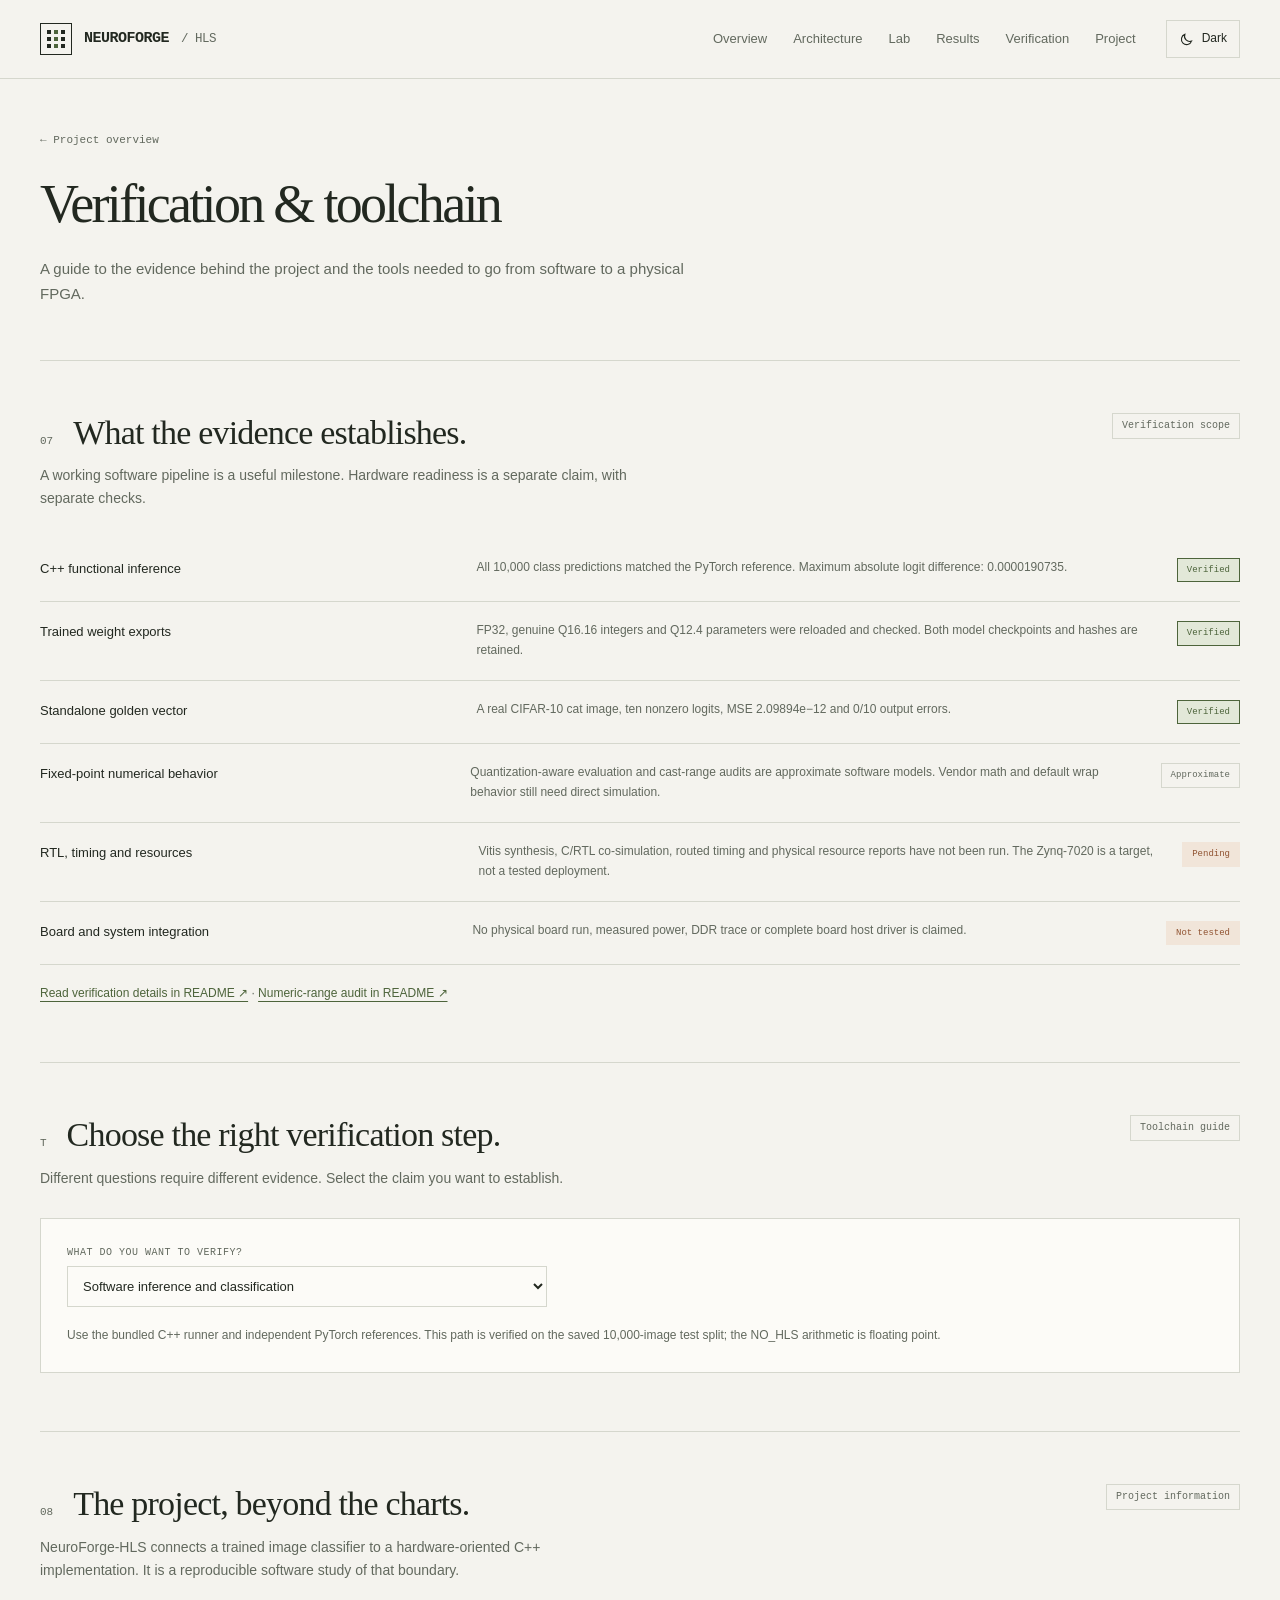
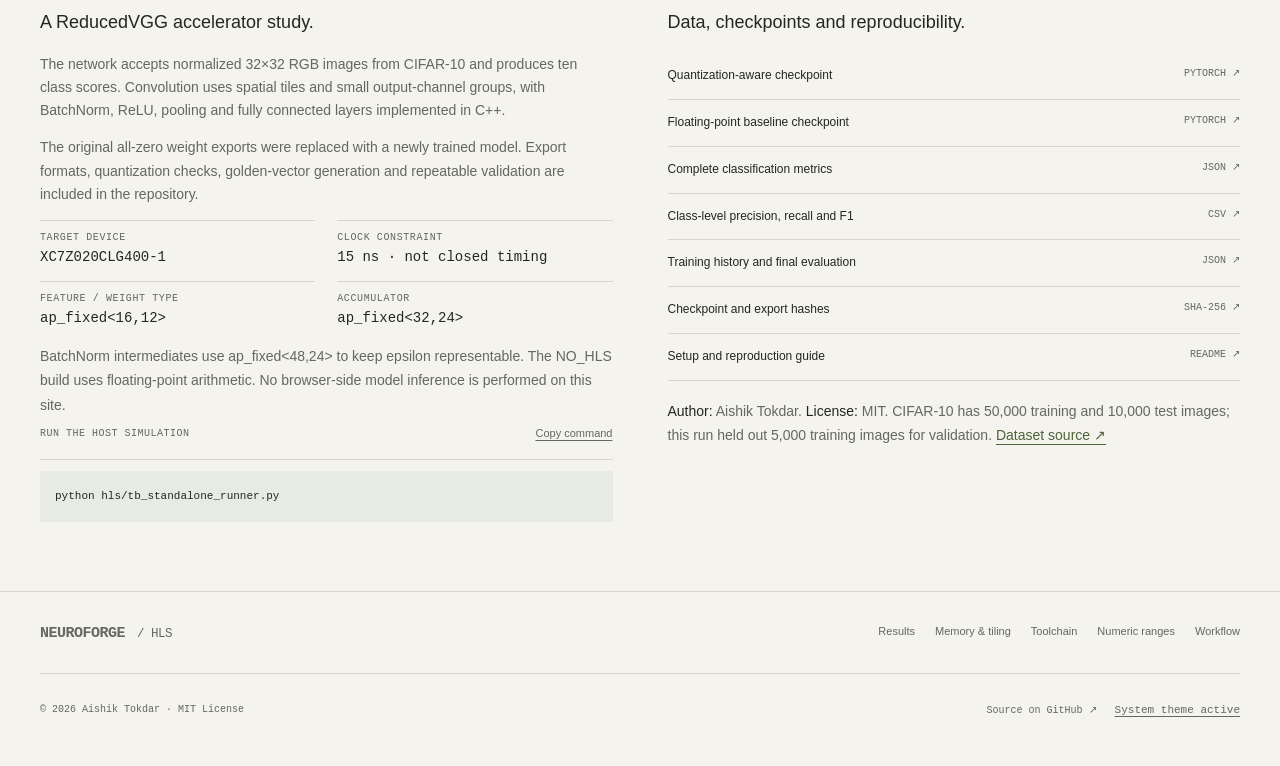
<file: visualizations/viz_decision_framework.html>
<!doctype html>
<html lang="en" data-theme="light"><head>
<meta charset="utf-8"><meta name="viewport" content="width=device-width, initial-scale=1">
<meta name="description" content="Explore the ReducedVGG architecture, Q12.4 arithmetic, measured CIFAR-10 results and verification behind NeuroForge-HLS.">
<meta name="color-scheme" content="light dark">
<title>Verification &amp; toolchain · NeuroForge-HLS</title>
<script src="../assets/theme.js"></script>
<link rel="stylesheet" href="../assets/site.css">
<link rel="preload" as="fetch" href="../docs/classification_metrics.json" crossorigin data-dataset="metrics"><link rel="preload" as="fetch" href="../docs/training_metrics.json" crossorigin data-dataset="training"><link rel="preload" as="fetch" href="../docs/numeric_range_audit.json" crossorigin data-dataset="ranges"><link rel="preload" as="fetch" href="../docs/weight_validation.json" crossorigin data-dataset="verification">
<script src="../assets/site.js" defer></script>
</head><body data-root="../">
<a class="skip" href="#main">Skip to content</a>
<header class="topbar"><div class="wrap top-inner">
<a class="brand" href="../index.html" aria-label="NeuroForge-HLS home"><span class="mark" aria-hidden="true"><i></i><i></i><i></i><i></i><i></i><i></i><i></i><i></i><i></i></span>NEUROFORGE <small>/ HLS</small></a>
<nav class="nav" id="main-nav" aria-label="Main navigation">
<a href="../index.html#overview">Overview</a><a href="../index.html#architecture">Architecture</a><a href="../index.html#tiling">Lab</a><a href="../index.html#results">Results</a><a href="../index.html#verification">Verification</a><a href="../index.html#project">Project</a>
</nav>
<button class="theme-button" id="theme-toggle" type="button" aria-label="Switch to dark mode"><svg viewBox="0 0 20 20" aria-hidden="true"><path d="M16.8 12.2A7 7 0 0 1 7.8 3.2 7 7 0 1 0 16.8 12.2Z"/></svg><span id="theme-label">Dark</span></button> <!-- design-qa: allow BUTTON_NO_ACTION; listeners are registered in assets/site.js -->
<button class="menu-button" id="menu-toggle" type="button" aria-expanded="false" aria-controls="main-nav">Menu</button> <!-- design-qa: allow BUTTON_NO_ACTION; listeners are registered in assets/site.js -->
</div></header>
<main class="wrap" id="main">
<div id="data-notice" class="data-notice" role="status" hidden><p id="data-message">Recorded results could not be loaded.</p><button class="button" id="retry-data" type="button">Reload results</button></div> <!-- design-qa: allow BUTTON_NO_ACTION; listeners are registered in assets/site.js -->
<noscript><p class="data-notice">JavaScript is needed for the interactive visualizers. The measured summary and project documentation remain available below.</p></noscript>
<div class="topic-hero"><a class="backlink" href="../index.html">← Project overview</a><h1>Verification &amp; toolchain</h1><p>A guide to the evidence behind the project and the tools needed to go from software to a physical FPGA.</p></div><section class="section" id="verification"><div class="section-head"><div><div class="section-title"><span class="section-no">07</span><h2>What the evidence establishes.</h2></div><p class="section-intro">A working software pipeline is a useful milestone. Hardware readiness is a separate claim, with separate checks.</p></div><span class="badge ">Verification scope</span></div>
<dl class="verification-list">
<div><dt>C++ functional inference</dt><dd>All 10,000 class predictions matched the PyTorch reference. Maximum absolute logit difference: 0.0000190735.</dd><span class="badge measured">Verified</span></div>
<div><dt>Trained weight exports</dt><dd>FP32, genuine Q16.16 integers and Q12.4 parameters were reloaded and checked. Both model checkpoints and hashes are retained.</dd><span class="badge measured">Verified</span></div>
<div><dt>Standalone golden vector</dt><dd>A real CIFAR-10 cat image, ten nonzero logits, MSE 2.09894e−12 and 0/10 output errors.</dd><span class="badge measured">Verified</span></div>
<div><dt>Fixed-point numerical behavior</dt><dd>Quantization-aware evaluation and cast-range audits are approximate software models. Vendor math and default wrap behavior still need direct simulation.</dd><span class="badge">Approximate</span></div>
<div><dt>RTL, timing and resources</dt><dd>Vitis synthesis, C/RTL co-simulation, routed timing and physical resource reports have not been run. The Zynq-7020 is a target, not a tested deployment.</dd><span class="badge pending">Pending</span></div>
<div><dt>Board and system integration</dt><dd>No physical board run, measured power, DDR trace or complete board host driver is claimed.</dd><span class="badge pending">Not tested</span></div></dl>
<p class="annotation"><a href="../README.md#software-verification-and-findings">Read verification details in README ↗</a> · <a href="../README.md#numeric-range-audit">Numeric-range audit in README ↗</a></p>
</section><section class="section" id="toolchain"><div class="section-head"><div><div class="section-title"><span class="section-no">T</span><h2>Choose the right verification step.</h2></div><p class="section-intro">Different questions require different evidence. Select the claim you want to establish.</p></div><span class="badge ">Toolchain guide</span></div><div class="panel panel-pad"><div class="control" style="max-width:480px"><label for="verification-goal">What do you want to verify?</label><select id="verification-goal"><option value="host">Software inference and classification</option><option value="fixed">AMD fixed-point numerical behavior</option><option value="rtl">Generated RTL matches the C++ design</option><option value="device">Timing, resources and board operation</option></select></div><div id="verification-answer" class="annotation" aria-live="polite"></div></div></section><section class="section" id="project"><div class="section-head"><div><div class="section-title"><span class="section-no">08</span><h2>The project, beyond the charts.</h2></div><p class="section-intro">NeuroForge-HLS connects a trained image classifier to a hardware-oriented C++ implementation. It is a reproducible software study of that boundary.</p></div><span class="badge ">Project information</span></div>
<div class="project-grid"><div><h3>A ReducedVGG accelerator study.</h3><p>The network accepts normalized 32×32 RGB images from CIFAR-10 and produces ten class scores. Convolution uses spatial tiles and small output-channel groups, with BatchNorm, ReLU, pooling and fully connected layers implemented in C++.</p><p>The original all-zero weight exports were replaced with a newly trained model. Export formats, quantization checks, golden-vector generation and repeatable validation are included in the repository.</p>
<dl class="specs"><div><dt>Target device</dt><dd style="font-size:14px">XC7Z020CLG400-1</dd></div><div><dt>Clock constraint</dt><dd style="font-size:14px">15 ns · not closed timing</dd></div><div><dt>Feature / weight type</dt><dd style="font-size:14px">ap_fixed&lt;16,12&gt;</dd></div><div><dt>Accumulator</dt><dd style="font-size:14px">ap_fixed&lt;32,24&gt;</dd></div></dl>
<p class="annotation">BatchNorm intermediates use ap_fixed&lt;48,24&gt; to keep epsilon representable. The NO_HLS build uses floating-point arithmetic. No browser-side model inference is performed on this site.</p>
<div class="code-head"><span class="label">Run the host simulation</span><button class="text-button" id="copy-command" type="button">Copy command</button></div><pre class="code-block" id="run-command">python hls/tb_standalone_runner.py</pre><span id="copy-status" class="status-text" role="status"></span></div> <!-- design-qa: allow BUTTON_NO_ACTION; listeners are registered in assets/site.js -->
<div><h3>Data, checkpoints and reproducibility.</h3><ul class="download-list">
<li><a href="../weights/reduced_vgg_retrained.pth" download>Quantization-aware checkpoint <span>PYTORCH ↗</span></a></li>
<li><a href="../weights/reduced_vgg_fp32.pth" download>Floating-point baseline checkpoint <span>PYTORCH ↗</span></a></li>
<li><a href="../docs/classification_metrics.json" download>Complete classification metrics <span>JSON ↗</span></a></li>
<li><a href="../docs/classification_metrics.csv" download>Class-level precision, recall and F1 <span>CSV ↗</span></a></li>
<li><a href="../docs/training_metrics.json" download>Training history and final evaluation <span>JSON ↗</span></a></li>
<li><a href="../weights/export_manifest.json" download>Checkpoint and export hashes <span>SHA-256 ↗</span></a></li>
<li><a href="../README.md">Setup and reproduction guide <span>README ↗</span></a></li></ul>
<p class="annotation"><strong>Author:</strong> Aishik Tokdar. <strong>License:</strong> MIT. CIFAR-10 has 50,000 training and 10,000 test images; this run held out 5,000 training images for validation. <a href="https://www.cs.toronto.edu/~kriz/cifar.html">Dataset source ↗</a></p>
</div></div></section></main><footer class="site-footer"><div class="wrap"><div class="footer-inner"><div class="brand">NEUROFORGE <small>/ HLS</small></div><div class="footer-links">
<a href="../visualizations/viz_performance_comparison.html">Results</a><a href="../visualizations/viz_memory_architecture.html">Memory & tiling</a><a href="../visualizations/viz_decision_framework.html">Toolchain</a><a href="../visualizations/viz_resource_utilization.html">Numeric ranges</a><a href="../visualizations/viz_design_workflow.html">Workflow</a>
</div></div><div class="footer-bottom"><span>© 2026 Aishik Tokdar · <a href="../LICENSE">MIT License</a></span><span><a href="https://github.com/AishikTokdar/NeuroForge-HLS">Source on GitHub ↗</a> &nbsp; <button class="text-button" id="theme-system" type="button">Use system theme</button></span></div></div></footer></body></html> <!-- design-qa: allow BUTTON_NO_ACTION; listeners are registered in assets/site.js -->
</file>
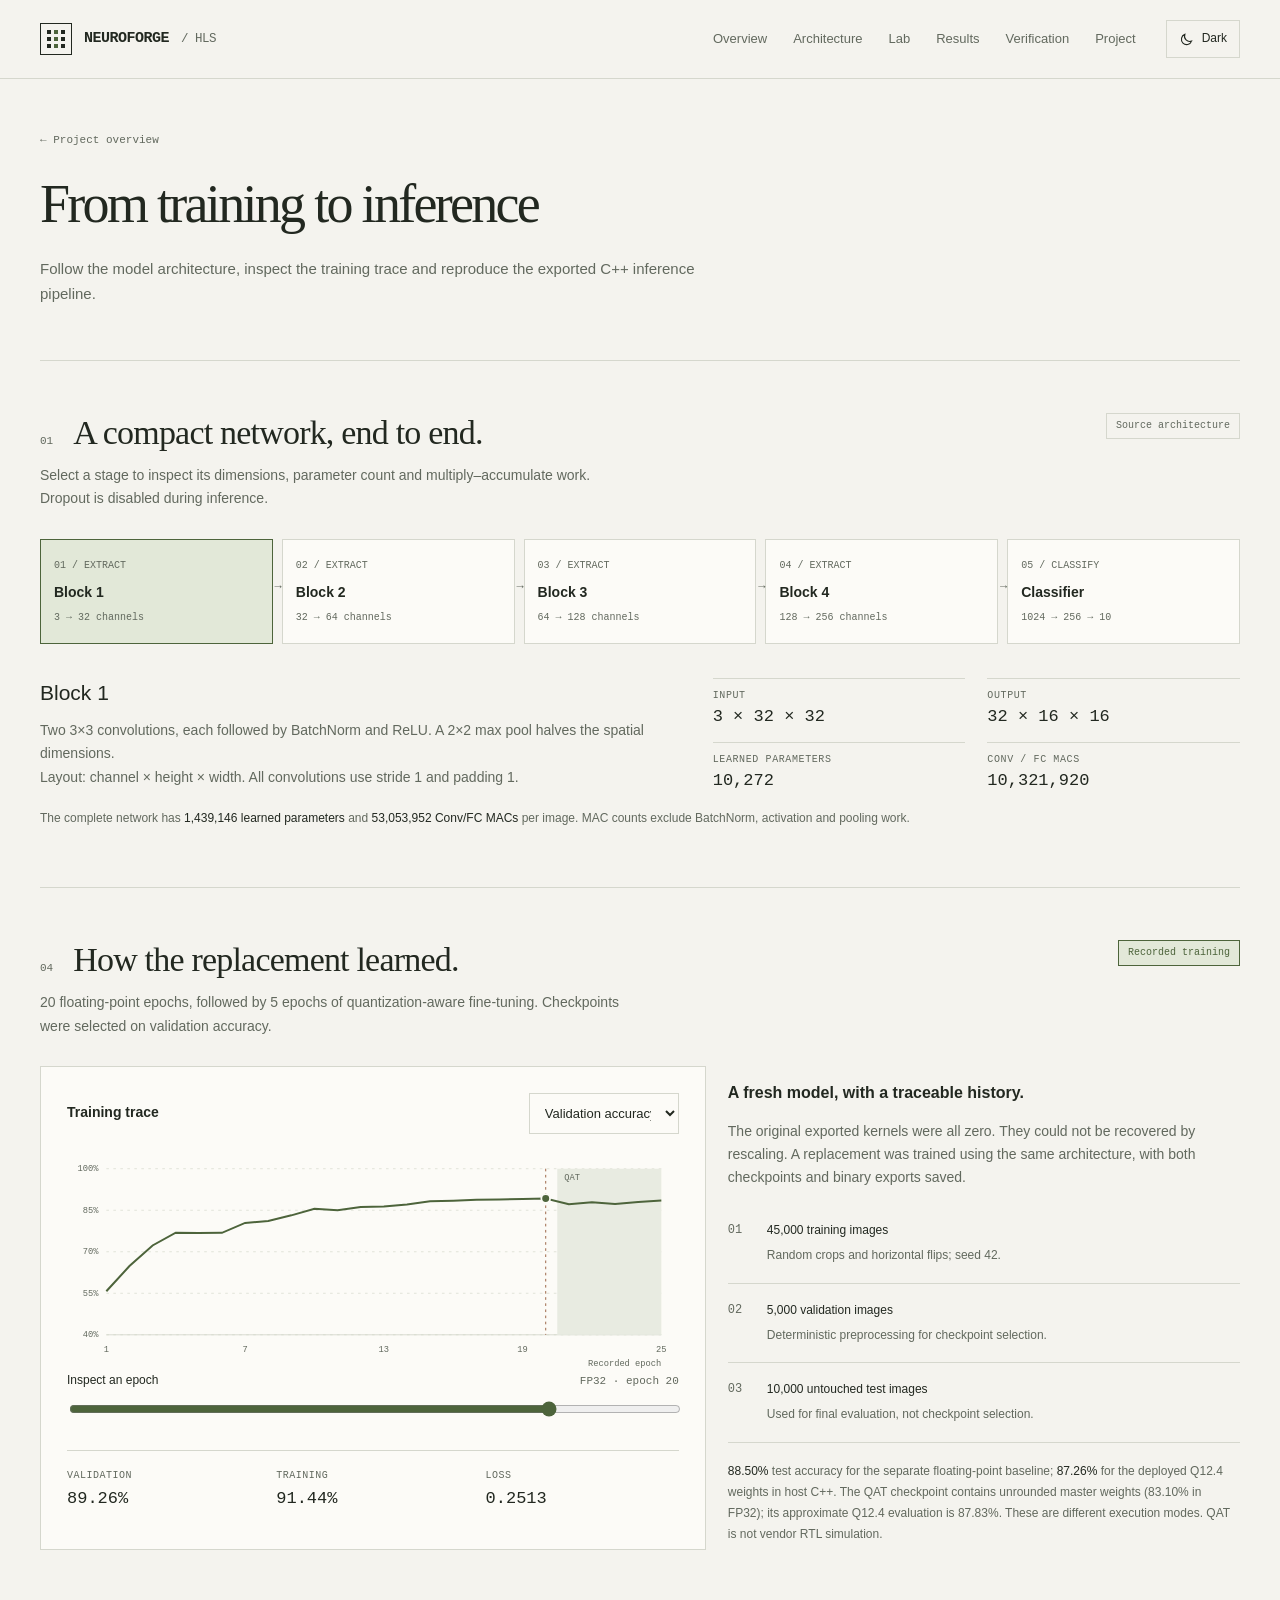
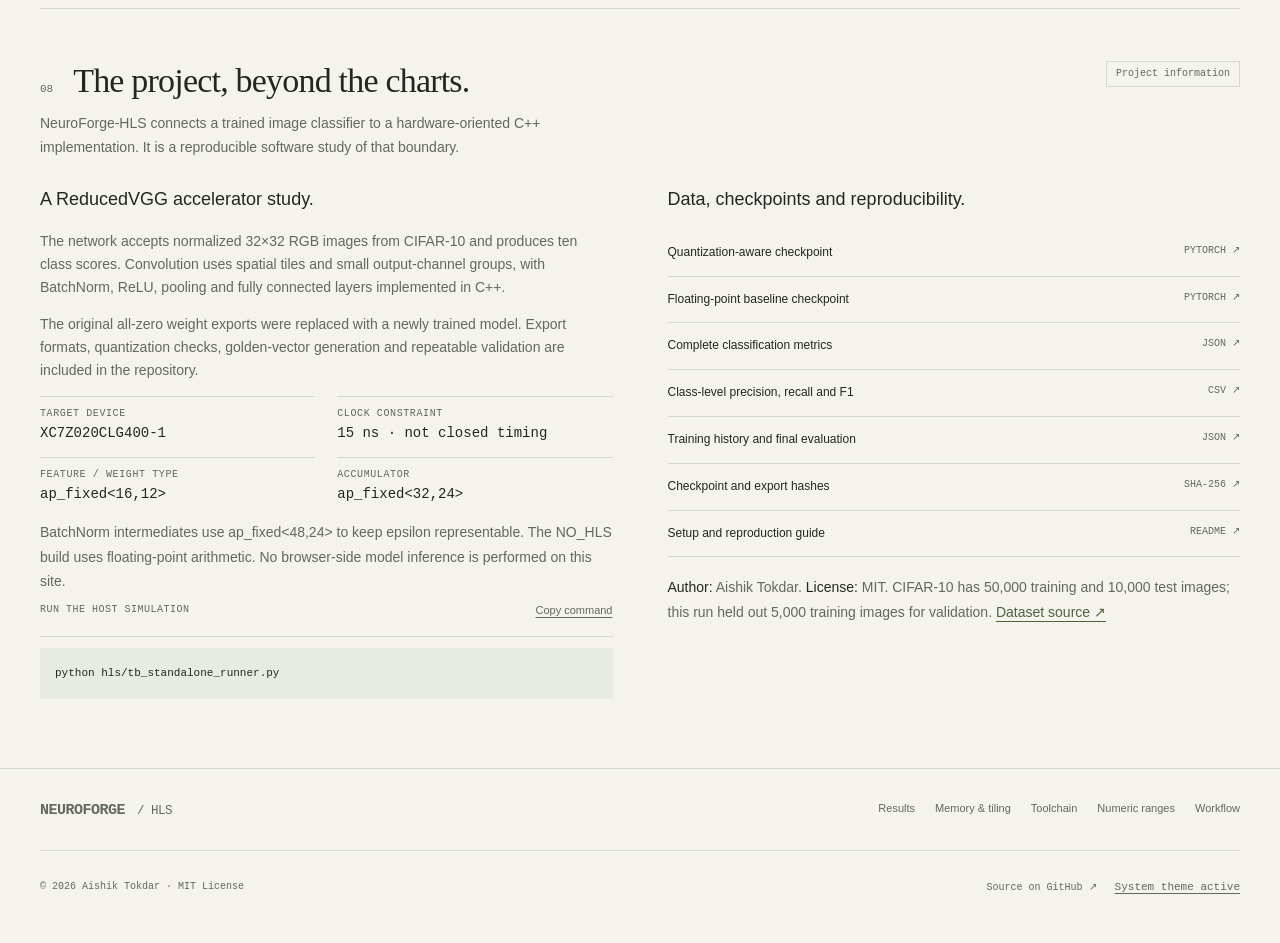
<file: visualizations/viz_design_workflow.html>
<!doctype html>
<html lang="en" data-theme="light"><head>
<meta charset="utf-8"><meta name="viewport" content="width=device-width, initial-scale=1">
<meta name="description" content="Explore the ReducedVGG architecture, Q12.4 arithmetic, measured CIFAR-10 results and verification behind NeuroForge-HLS.">
<meta name="color-scheme" content="light dark">
<title>From training to inference · NeuroForge-HLS</title>
<script src="../assets/theme.js"></script>
<link rel="stylesheet" href="../assets/site.css">
<link rel="preload" as="fetch" href="../docs/classification_metrics.json" crossorigin data-dataset="metrics"><link rel="preload" as="fetch" href="../docs/training_metrics.json" crossorigin data-dataset="training"><link rel="preload" as="fetch" href="../docs/numeric_range_audit.json" crossorigin data-dataset="ranges"><link rel="preload" as="fetch" href="../docs/weight_validation.json" crossorigin data-dataset="verification">
<script src="../assets/site.js" defer></script>
</head><body data-root="../">
<a class="skip" href="#main">Skip to content</a>
<header class="topbar"><div class="wrap top-inner">
<a class="brand" href="../index.html" aria-label="NeuroForge-HLS home"><span class="mark" aria-hidden="true"><i></i><i></i><i></i><i></i><i></i><i></i><i></i><i></i><i></i></span>NEUROFORGE <small>/ HLS</small></a>
<nav class="nav" id="main-nav" aria-label="Main navigation">
<a href="../index.html#overview">Overview</a><a href="../index.html#architecture">Architecture</a><a href="../index.html#tiling">Lab</a><a href="../index.html#results">Results</a><a href="../index.html#verification">Verification</a><a href="../index.html#project">Project</a>
</nav>
<button class="theme-button" id="theme-toggle" type="button" aria-label="Switch to dark mode"><svg viewBox="0 0 20 20" aria-hidden="true"><path d="M16.8 12.2A7 7 0 0 1 7.8 3.2 7 7 0 1 0 16.8 12.2Z"/></svg><span id="theme-label">Dark</span></button> <!-- design-qa: allow BUTTON_NO_ACTION; listeners are registered in assets/site.js -->
<button class="menu-button" id="menu-toggle" type="button" aria-expanded="false" aria-controls="main-nav">Menu</button> <!-- design-qa: allow BUTTON_NO_ACTION; listeners are registered in assets/site.js -->
</div></header>
<main class="wrap" id="main">
<div id="data-notice" class="data-notice" role="status" hidden><p id="data-message">Recorded results could not be loaded.</p><button class="button" id="retry-data" type="button">Reload results</button></div> <!-- design-qa: allow BUTTON_NO_ACTION; listeners are registered in assets/site.js -->
<noscript><p class="data-notice">JavaScript is needed for the interactive visualizers. The measured summary and project documentation remain available below.</p></noscript>
<div class="topic-hero"><a class="backlink" href="../index.html">← Project overview</a><h1>From training to inference</h1><p>Follow the model architecture, inspect the training trace and reproduce the exported C++ inference pipeline.</p></div><section class="section" id="architecture"><div class="section-head"><div><div class="section-title"><span class="section-no">01</span><h2>A compact network, end to end.</h2></div><p class="section-intro">Select a stage to inspect its dimensions, parameter count and multiply–accumulate work. Dropout is disabled during inference.</p></div><span class="badge ">Source architecture</span></div>
<div class="flow" role="group" aria-label="Network stages">
<button class="layer" type="button" data-layer="0" aria-pressed="true"><span>01 / EXTRACT</span><b>Block 1</b><small>3 → 32 channels</small></button><button class="layer" type="button" data-layer="1" aria-pressed="false"><span>02 / EXTRACT</span><b>Block 2</b><small>32 → 64 channels</small></button><button class="layer" type="button" data-layer="2" aria-pressed="false"><span>03 / EXTRACT</span><b>Block 3</b><small>64 → 128 channels</small></button><button class="layer" type="button" data-layer="3" aria-pressed="false"><span>04 / EXTRACT</span><b>Block 4</b><small>128 → 256 channels</small></button><button class="layer" type="button" data-layer="4" aria-pressed="false"><span>05 / CLASSIFY</span><b>Classifier</b><small>1024 → 256 → 10</small></button> <!-- design-qa: allow BUTTON_NO_ACTION; listeners are registered in assets/site.js -->
</div><div class="layer-detail" aria-live="polite"><div><h3 id="layer-name">Block 1</h3><p id="layer-description">Two 3×3 convolutions, each followed by BatchNorm and ReLU. A 2×2 max pool halves the spatial dimensions.</p><p class="annotation">Layout: channel × height × width. All convolutions use stride 1 and padding 1.</p></div>
<dl class="specs"><div><dt>Input</dt><dd id="layer-input">3 × 32 × 32</dd></div><div><dt>Output</dt><dd id="layer-output">32 × 16 × 16</dd></div><div><dt>Learned parameters</dt><dd id="layer-params">10,272</dd></div><div><dt>Conv / FC MACs</dt><dd id="layer-macs">10,321,920</dd></div></dl></div>
<p class="annotation">The complete network has <strong>1,439,146 learned parameters</strong> and <strong>53,053,952 Conv/FC MACs</strong> per image. MAC counts exclude BatchNorm, activation and pooling work.</p></section><section class="section" id="training"><div class="section-head"><div><div class="section-title"><span class="section-no">04</span><h2>How the replacement learned.</h2></div><p class="section-intro">20 floating-point epochs, followed by 5 epochs of quantization-aware fine-tuning. Checkpoints were selected on validation accuracy.</p></div><span class="badge measured">Recorded training</span></div>
<div class="grid-asymmetric"><article class="panel panel-pad"><div class="panel-title"><h3>Training trace</h3><div class="control" style="flex:0;min-width:150px"><label class="sr-only" for="training-metric">Training chart metric</label><select id="training-metric"><option value="validation_accuracy">Validation accuracy</option><option value="train_accuracy">Training accuracy</option><option value="loss">Training loss</option></select></div></div>
<fieldset data-from-records disabled><legend class="sr-only">Training trace controls</legend><svg class="chart" id="training-chart" viewBox="0 0 700 250" role="img" aria-label="Recorded training and quantization-aware fine-tuning curve"></svg>
<div class="range-label"><label for="epoch-position">Inspect an epoch</label><output id="epoch-label">FP32 · epoch 20</output></div><input type="range" min="0" max="24" value="19" id="epoch-position"></fieldset>
<dl class="compact-stats"><div><dt class="label">Validation</dt><dd class="mono" id="epoch-validation">89.26%</dd></div><div><dt class="label">Training</dt><dd class="mono" id="epoch-training">91.44%</dd></div><div><dt class="label">Loss</dt><dd class="mono" id="epoch-loss">0.2513</dd></div></dl></article>
<aside><h3>A fresh model, with a traceable history.</h3><p class="section-intro">The original exported kernels were all zero. They could not be recovered by rescaling. A replacement was trained using the same architecture, with both checkpoints and binary exports saved.</p>
<ol class="steps"><li><div><strong>45,000 training images</strong><span>Random crops and horizontal flips; seed 42.</span></div></li><li><div><strong>5,000 validation images</strong><span>Deterministic preprocessing for checkpoint selection.</span></div></li><li><div><strong>10,000 untouched test images</strong><span>Used for final evaluation, not checkpoint selection.</span></div></li></ol>
<p class="annotation"><strong>88.50%</strong> test accuracy for the separate floating-point baseline; <strong>87.26%</strong> for the deployed Q12.4 weights in host C++. The QAT checkpoint contains unrounded master weights (83.10% in FP32); its approximate Q12.4 evaluation is 87.83%. These are different execution modes. QAT is not vendor RTL simulation.</p></aside></div></section><section class="section" id="project"><div class="section-head"><div><div class="section-title"><span class="section-no">08</span><h2>The project, beyond the charts.</h2></div><p class="section-intro">NeuroForge-HLS connects a trained image classifier to a hardware-oriented C++ implementation. It is a reproducible software study of that boundary.</p></div><span class="badge ">Project information</span></div>
<div class="project-grid"><div><h3>A ReducedVGG accelerator study.</h3><p>The network accepts normalized 32×32 RGB images from CIFAR-10 and produces ten class scores. Convolution uses spatial tiles and small output-channel groups, with BatchNorm, ReLU, pooling and fully connected layers implemented in C++.</p><p>The original all-zero weight exports were replaced with a newly trained model. Export formats, quantization checks, golden-vector generation and repeatable validation are included in the repository.</p>
<dl class="specs"><div><dt>Target device</dt><dd style="font-size:14px">XC7Z020CLG400-1</dd></div><div><dt>Clock constraint</dt><dd style="font-size:14px">15 ns · not closed timing</dd></div><div><dt>Feature / weight type</dt><dd style="font-size:14px">ap_fixed&lt;16,12&gt;</dd></div><div><dt>Accumulator</dt><dd style="font-size:14px">ap_fixed&lt;32,24&gt;</dd></div></dl>
<p class="annotation">BatchNorm intermediates use ap_fixed&lt;48,24&gt; to keep epsilon representable. The NO_HLS build uses floating-point arithmetic. No browser-side model inference is performed on this site.</p>
<div class="code-head"><span class="label">Run the host simulation</span><button class="text-button" id="copy-command" type="button">Copy command</button></div><pre class="code-block" id="run-command">python hls/tb_standalone_runner.py</pre><span id="copy-status" class="status-text" role="status"></span></div> <!-- design-qa: allow BUTTON_NO_ACTION; listeners are registered in assets/site.js -->
<div><h3>Data, checkpoints and reproducibility.</h3><ul class="download-list">
<li><a href="../weights/reduced_vgg_retrained.pth" download>Quantization-aware checkpoint <span>PYTORCH ↗</span></a></li>
<li><a href="../weights/reduced_vgg_fp32.pth" download>Floating-point baseline checkpoint <span>PYTORCH ↗</span></a></li>
<li><a href="../docs/classification_metrics.json" download>Complete classification metrics <span>JSON ↗</span></a></li>
<li><a href="../docs/classification_metrics.csv" download>Class-level precision, recall and F1 <span>CSV ↗</span></a></li>
<li><a href="../docs/training_metrics.json" download>Training history and final evaluation <span>JSON ↗</span></a></li>
<li><a href="../weights/export_manifest.json" download>Checkpoint and export hashes <span>SHA-256 ↗</span></a></li>
<li><a href="../README.md">Setup and reproduction guide <span>README ↗</span></a></li></ul>
<p class="annotation"><strong>Author:</strong> Aishik Tokdar. <strong>License:</strong> MIT. CIFAR-10 has 50,000 training and 10,000 test images; this run held out 5,000 training images for validation. <a href="https://www.cs.toronto.edu/~kriz/cifar.html">Dataset source ↗</a></p>
</div></div></section></main><footer class="site-footer"><div class="wrap"><div class="footer-inner"><div class="brand">NEUROFORGE <small>/ HLS</small></div><div class="footer-links">
<a href="../visualizations/viz_performance_comparison.html">Results</a><a href="../visualizations/viz_memory_architecture.html">Memory & tiling</a><a href="../visualizations/viz_decision_framework.html">Toolchain</a><a href="../visualizations/viz_resource_utilization.html">Numeric ranges</a><a href="../visualizations/viz_design_workflow.html">Workflow</a>
</div></div><div class="footer-bottom"><span>© 2026 Aishik Tokdar · <a href="../LICENSE">MIT License</a></span><span><a href="https://github.com/AishikTokdar/NeuroForge-HLS">Source on GitHub ↗</a> &nbsp; <button class="text-button" id="theme-system" type="button">Use system theme</button></span></div></div></footer></body></html> <!-- design-qa: allow BUTTON_NO_ACTION; listeners are registered in assets/site.js -->
</file>
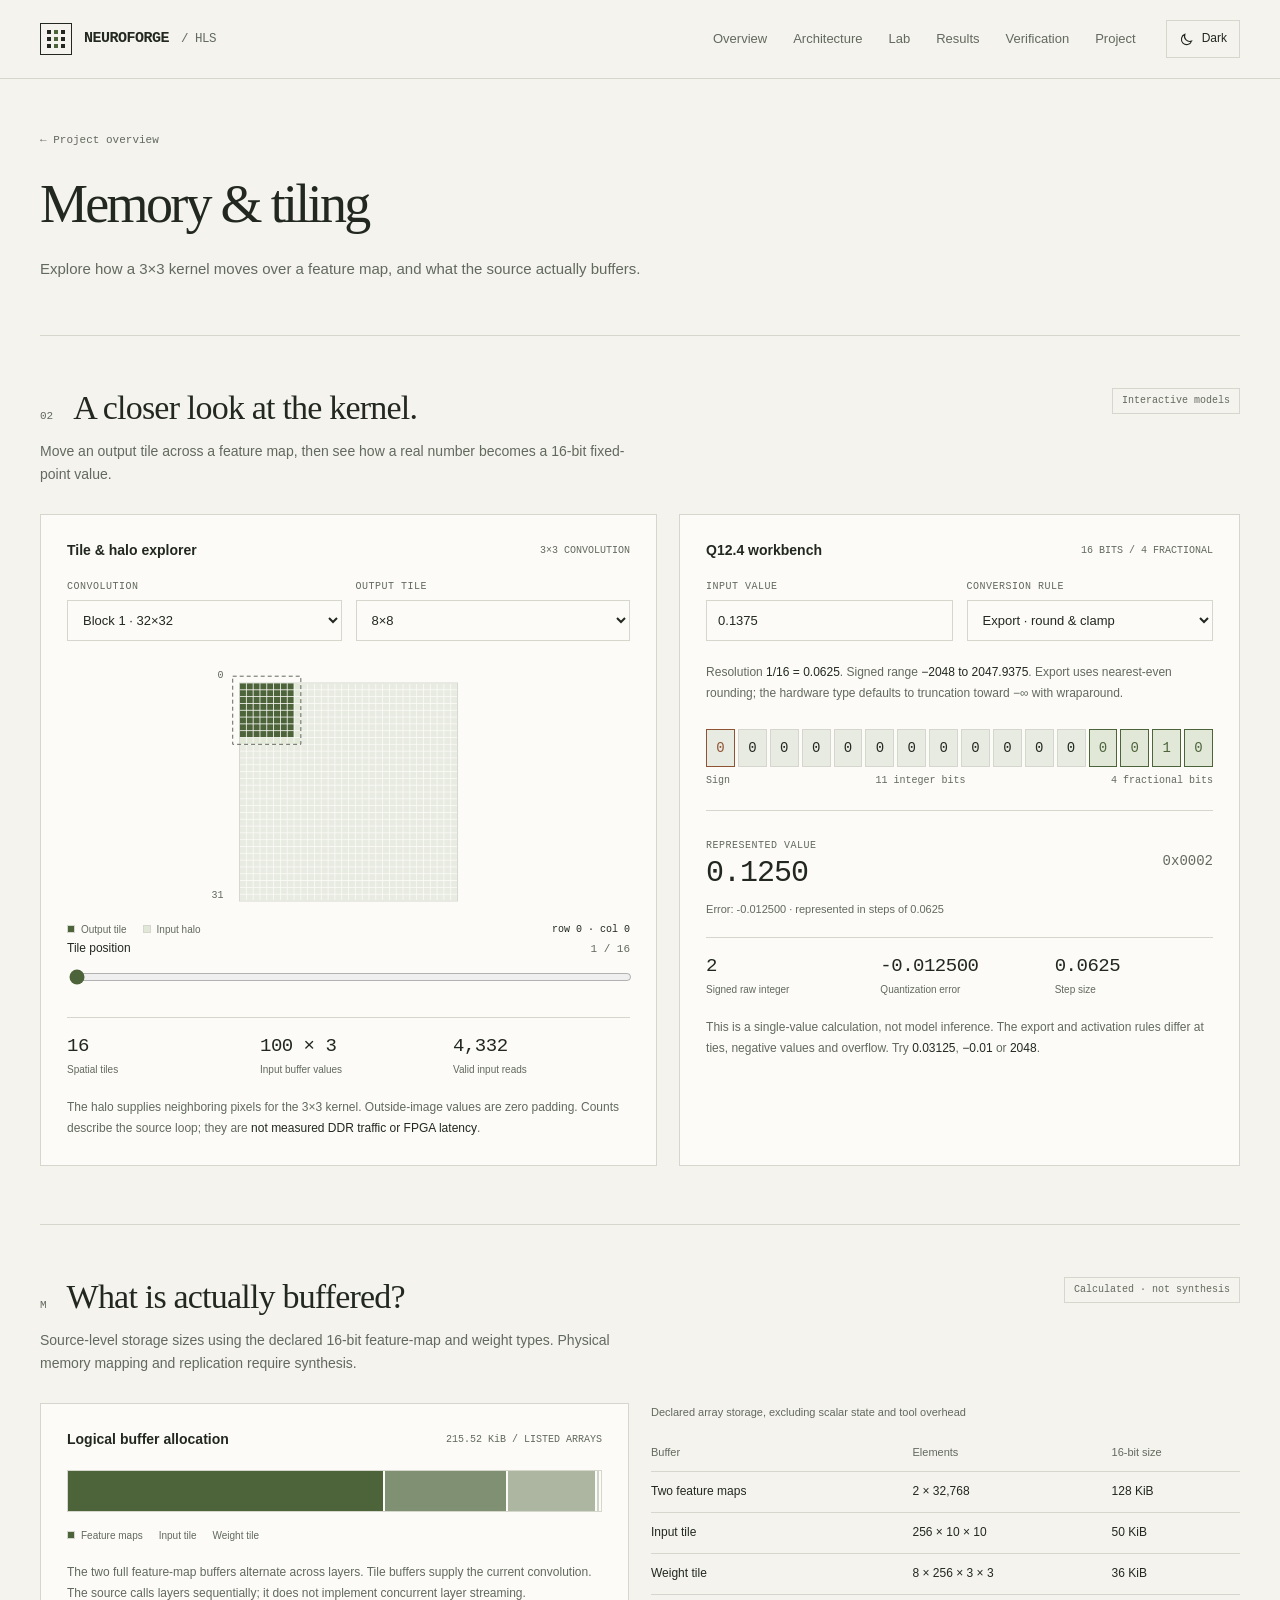
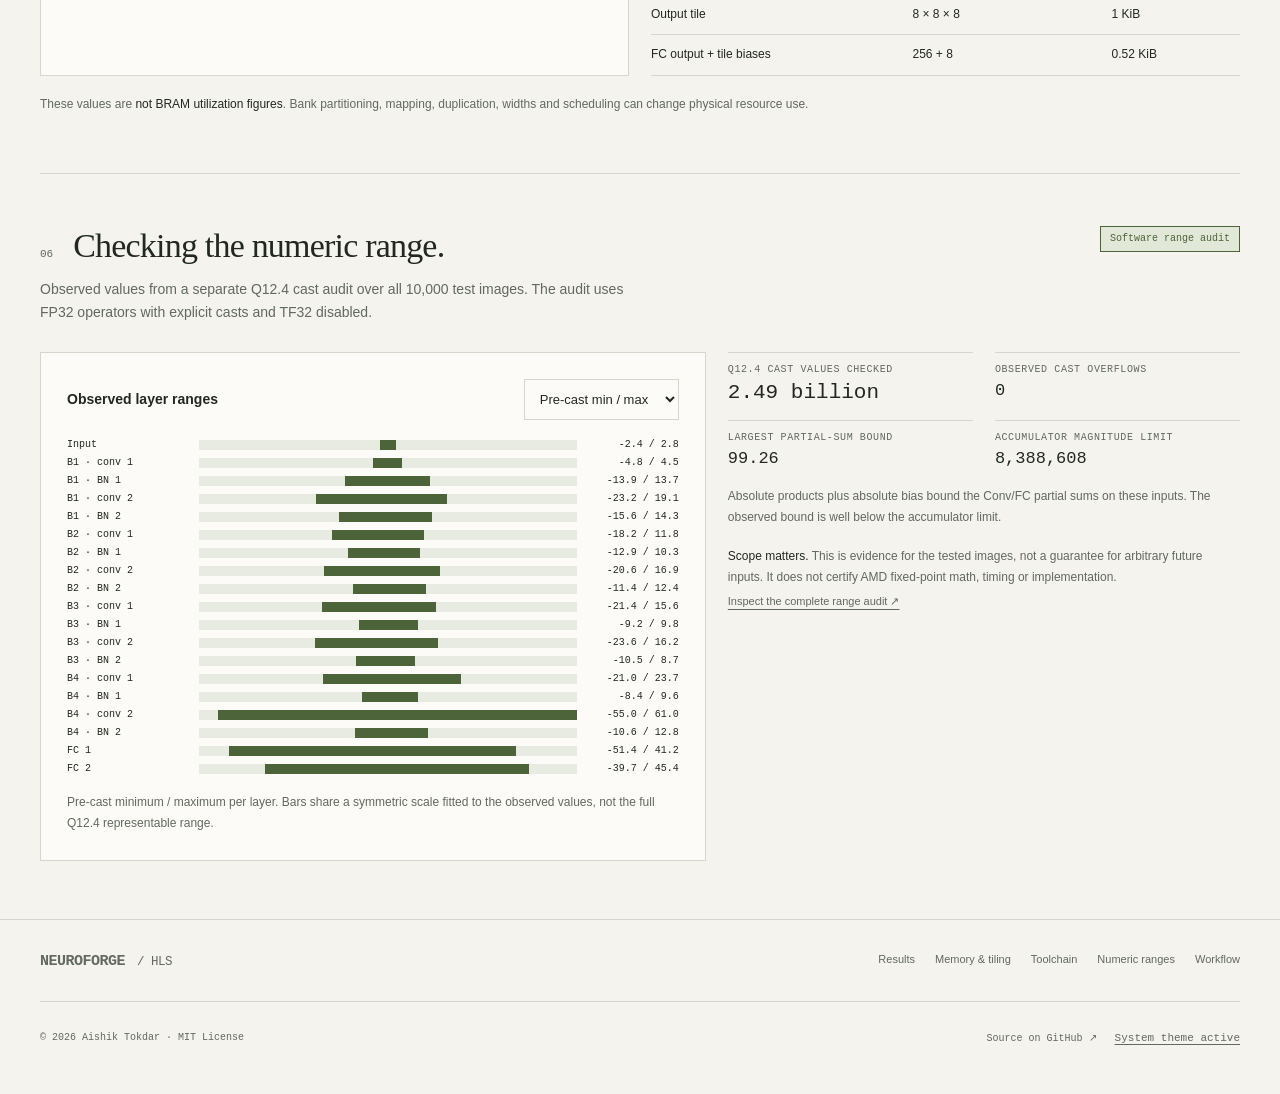
<file: visualizations/viz_memory_architecture.html>
<!doctype html>
<html lang="en" data-theme="light"><head>
<meta charset="utf-8"><meta name="viewport" content="width=device-width, initial-scale=1">
<meta name="description" content="Explore the ReducedVGG architecture, Q12.4 arithmetic, measured CIFAR-10 results and verification behind NeuroForge-HLS.">
<meta name="color-scheme" content="light dark">
<title>Memory &amp; tiling · NeuroForge-HLS</title>
<script src="../assets/theme.js"></script>
<link rel="stylesheet" href="../assets/site.css">
<link rel="preload" as="fetch" href="../docs/classification_metrics.json" crossorigin data-dataset="metrics"><link rel="preload" as="fetch" href="../docs/training_metrics.json" crossorigin data-dataset="training"><link rel="preload" as="fetch" href="../docs/numeric_range_audit.json" crossorigin data-dataset="ranges"><link rel="preload" as="fetch" href="../docs/weight_validation.json" crossorigin data-dataset="verification">
<script src="../assets/site.js" defer></script>
</head><body data-root="../">
<a class="skip" href="#main">Skip to content</a>
<header class="topbar"><div class="wrap top-inner">
<a class="brand" href="../index.html" aria-label="NeuroForge-HLS home"><span class="mark" aria-hidden="true"><i></i><i></i><i></i><i></i><i></i><i></i><i></i><i></i><i></i></span>NEUROFORGE <small>/ HLS</small></a>
<nav class="nav" id="main-nav" aria-label="Main navigation">
<a href="../index.html#overview">Overview</a><a href="../index.html#architecture">Architecture</a><a href="../index.html#tiling">Lab</a><a href="../index.html#results">Results</a><a href="../index.html#verification">Verification</a><a href="../index.html#project">Project</a>
</nav>
<button class="theme-button" id="theme-toggle" type="button" aria-label="Switch to dark mode"><svg viewBox="0 0 20 20" aria-hidden="true"><path d="M16.8 12.2A7 7 0 0 1 7.8 3.2 7 7 0 1 0 16.8 12.2Z"/></svg><span id="theme-label">Dark</span></button> <!-- design-qa: allow BUTTON_NO_ACTION; listeners are registered in assets/site.js -->
<button class="menu-button" id="menu-toggle" type="button" aria-expanded="false" aria-controls="main-nav">Menu</button> <!-- design-qa: allow BUTTON_NO_ACTION; listeners are registered in assets/site.js -->
</div></header>
<main class="wrap" id="main">
<div id="data-notice" class="data-notice" role="status" hidden><p id="data-message">Recorded results could not be loaded.</p><button class="button" id="retry-data" type="button">Reload results</button></div> <!-- design-qa: allow BUTTON_NO_ACTION; listeners are registered in assets/site.js -->
<noscript><p class="data-notice">JavaScript is needed for the interactive visualizers. The measured summary and project documentation remain available below.</p></noscript>
<div class="topic-hero"><a class="backlink" href="../index.html">← Project overview</a><h1>Memory &amp; tiling</h1><p>Explore how a 3×3 kernel moves over a feature map, and what the source actually buffers.</p></div><section class="section" id="tiling"><div class="section-head"><div><div class="section-title"><span class="section-no">02</span><h2>A closer look at the kernel.</h2></div><p class="section-intro">Move an output tile across a feature map, then see how a real number becomes a 16-bit fixed-point value.</p></div><span class="badge ">Interactive models</span></div>
<div class="lab-grid"><article class="panel panel-pad" aria-labelledby="tiling-title"><div class="panel-title"><h3 id="tiling-title">Tile &amp; halo explorer</h3><small>3×3 CONVOLUTION</small></div>
<div class="controls"><div class="control"><label for="tile-layer">Convolution</label><select id="tile-layer"><option value="0">Block 1 · 32×32</option><option value="1">Block 2 · 16×16</option><option value="2">Block 3 · 8×8</option><option value="3">Block 4 · 4×4</option></select></div><div class="control"><label for="tile-size">Output tile</label><select id="tile-size"><option value="2">2×2</option><option value="4">4×4</option><option value="8" selected>8×8</option></select></div></div>
<svg class="tile-svg" id="tile-viz" viewBox="0 0 390 260" role="img" aria-label="Selected output tile and one-pixel input halo"></svg>
<div class="tile-key"><div class="legend"><span><i class="core"></i>Output tile</span><span><i class="halo"></i>Input halo</span></div><span id="tile-coordinate" class="mono" style="font-size:10px">row 0 · col 0</span></div>
<div class="range-label"><label for="tile-position">Tile position</label><output id="tile-position-label">1 / 16</output></div><input id="tile-position" type="range" min="0" max="15" value="0" aria-describedby="tile-position-label">
<div class="compact-stats"><div><b id="tile-count">16</b><span>Spatial tiles</span></div><div><b id="tile-buffer">100 × 3</b><span>Input buffer values</span></div><div><b id="tile-reads">5,292</b><span>Valid input reads</span></div></div>
<p class="annotation">The halo supplies neighboring pixels for the 3×3 kernel. Outside-image values are zero padding. Counts describe the source loop; they are <strong>not measured DDR traffic or FPGA latency</strong>.</p></article>
<article class="panel panel-pad" id="quantization" aria-labelledby="quant-title"><div class="panel-title"><h3 id="quant-title">Q12.4 workbench</h3><small>16 BITS / 4 FRACTIONAL</small></div>
<div class="controls"><div class="control"><label for="quant-value">Input value</label><input id="quant-value" type="number" step="0.0001" value="0.1375" min="-1000000" max="1000000" aria-describedby="quant-status"></div><div class="control"><label for="quant-mode">Conversion rule</label><select id="quant-mode"><option value="export">Export · round &amp; clamp</option><option value="activation">Activation · floor &amp; wrap</option></select></div></div>
<p class="annotation">Resolution <strong>1/16 = 0.0625</strong>. Signed range <strong>−2048 to 2047.9375</strong>. Export uses nearest-even rounding; the hardware type defaults to truncation toward −∞ with wraparound.</p>
<div class="bitfield" id="quant-bits" role="img" aria-label="16-bit representation"></div><div class="bit-labels"><span>Sign</span><span>11 integer bits</span><span>4 fractional bits</span></div>
<div class="quant-result"><div><span class="label">Represented value</span><br><strong id="quant-output">0.1250</strong></div><code id="quant-hex">0x0002</code></div><p id="quant-status" class="quant-status" role="status">Error: −0.0125</p>
<div class="compact-stats"><div><b id="quant-raw">2</b><span>Signed raw integer</span></div><div><b id="quant-error">−0.0125</b><span>Quantization error</span></div><div><b>0.0625</b><span>Step size</span></div></div>
<p class="annotation">This is a single-value calculation, not model inference. The export and activation rules differ at ties, negative values and overflow. Try <strong>0.03125</strong>, <strong>−0.01</strong> or <strong>2048</strong>.</p>
</article></div></section><section class="section" id="memory"><div class="section-head"><div><div class="section-title"><span class="section-no">M</span><h2>What is actually buffered?</h2></div><p class="section-intro">Source-level storage sizes using the declared 16-bit feature-map and weight types. Physical memory mapping and replication require synthesis.</p></div><span class="badge ">Calculated · not synthesis</span></div>
<div class="grid-2"><article class="panel panel-pad"><div class="panel-title"><h3>Logical buffer allocation</h3><small>215.52 KiB / LISTED ARRAYS</small></div><div class="memory-stack" role="img" aria-label="128 KiB feature maps, 50 KiB input tile, 36 KiB weight tile, and 1.52 KiB other buffers"><span style="width:59.39%"></span><span style="width:23.2%"></span><span style="width:16.7%"></span><span style="width:.71%"></span></div>
<div class="legend"><span><i class="core"></i>Feature maps</span><span>Input tile</span><span>Weight tile</span></div><p class="annotation">The two full feature-map buffers alternate across layers. Tile buffers supply the current convolution. The source calls layers sequentially; it does not implement concurrent layer streaming.</p></article>
<div class="scroll-table"><table><caption>Declared array storage, excluding scalar state and tool overhead</caption><thead><tr><th>Buffer</th><th>Elements</th><th>16-bit size</th></tr></thead><tbody>
<tr><td>Two feature maps</td><td>2 × 32,768</td><td>128 KiB</td></tr><tr><td>Input tile</td><td>256 × 10 × 10</td><td>50 KiB</td></tr><tr><td>Weight tile</td><td>8 × 256 × 3 × 3</td><td>36 KiB</td></tr><tr><td>Output tile</td><td>8 × 8 × 8</td><td>1 KiB</td></tr><tr><td>FC output + tile biases</td><td>256 + 8</td><td>0.52 KiB</td></tr></tbody></table></div></div>
<p class="annotation">These values are <strong>not BRAM utilization figures</strong>. Bank partitioning, mapping, duplication, widths and scheduling can change physical resource use.</p></section><section class="section" id="ranges"><div class="section-head"><div><div class="section-title"><span class="section-no">06</span><h2>Checking the numeric range.</h2></div><p class="section-intro">Observed values from a separate Q12.4 cast audit over all 10,000 test images. The audit uses FP32 operators with explicit casts and TF32 disabled.</p></div><span class="badge measured">Software range audit</span></div>
<div class="grid-asymmetric"><article class="panel panel-pad"><div class="panel-title"><h3>Observed layer ranges</h3><div class="control" style="flex:0;min-width:155px"><label class="sr-only" for="range-view">Range audit view</label><select id="range-view"><option value="activations">Pre-cast min / max</option><option value="bounds">Partial-sum bounds</option></select></div></div><div id="range-rows" class="range-rows"><p class="loading">Loading per-layer observations…</p></div><p class="annotation" id="range-description">The scale follows observed values, rather than the full representable range.</p></article>
<aside><dl class="specs"><div><dt>Q12.4 cast values checked</dt><dd style="font-size:21px">2.49 billion</dd></div><div><dt>Observed cast overflows</dt><dd>0</dd></div><div><dt>Largest partial-sum bound</dt><dd>99.26</dd></div><div><dt>Accumulator magnitude limit</dt><dd>8,388,608</dd></div></dl>
<p class="annotation">Absolute products plus absolute bias bound the Conv/FC partial sums on these inputs. The observed bound is well below the accumulator limit.</p><p class="annotation"><strong>Scope matters.</strong> This is evidence for the tested images, not a guarantee for arbitrary future inputs. It does not certify AMD fixed-point math, timing or implementation.</p><a class="data-download" href="../docs/numeric_range_audit.json">Inspect the complete range audit ↗</a></aside></div></section></main><footer class="site-footer"><div class="wrap"><div class="footer-inner"><div class="brand">NEUROFORGE <small>/ HLS</small></div><div class="footer-links">
<a href="../visualizations/viz_performance_comparison.html">Results</a><a href="../visualizations/viz_memory_architecture.html">Memory & tiling</a><a href="../visualizations/viz_decision_framework.html">Toolchain</a><a href="../visualizations/viz_resource_utilization.html">Numeric ranges</a><a href="../visualizations/viz_design_workflow.html">Workflow</a>
</div></div><div class="footer-bottom"><span>© 2026 Aishik Tokdar · <a href="../LICENSE">MIT License</a></span><span><a href="https://github.com/AishikTokdar/NeuroForge-HLS">Source on GitHub ↗</a> &nbsp; <button class="text-button" id="theme-system" type="button">Use system theme</button></span></div></div></footer></body></html> <!-- design-qa: allow BUTTON_NO_ACTION; listeners are registered in assets/site.js -->
</file>
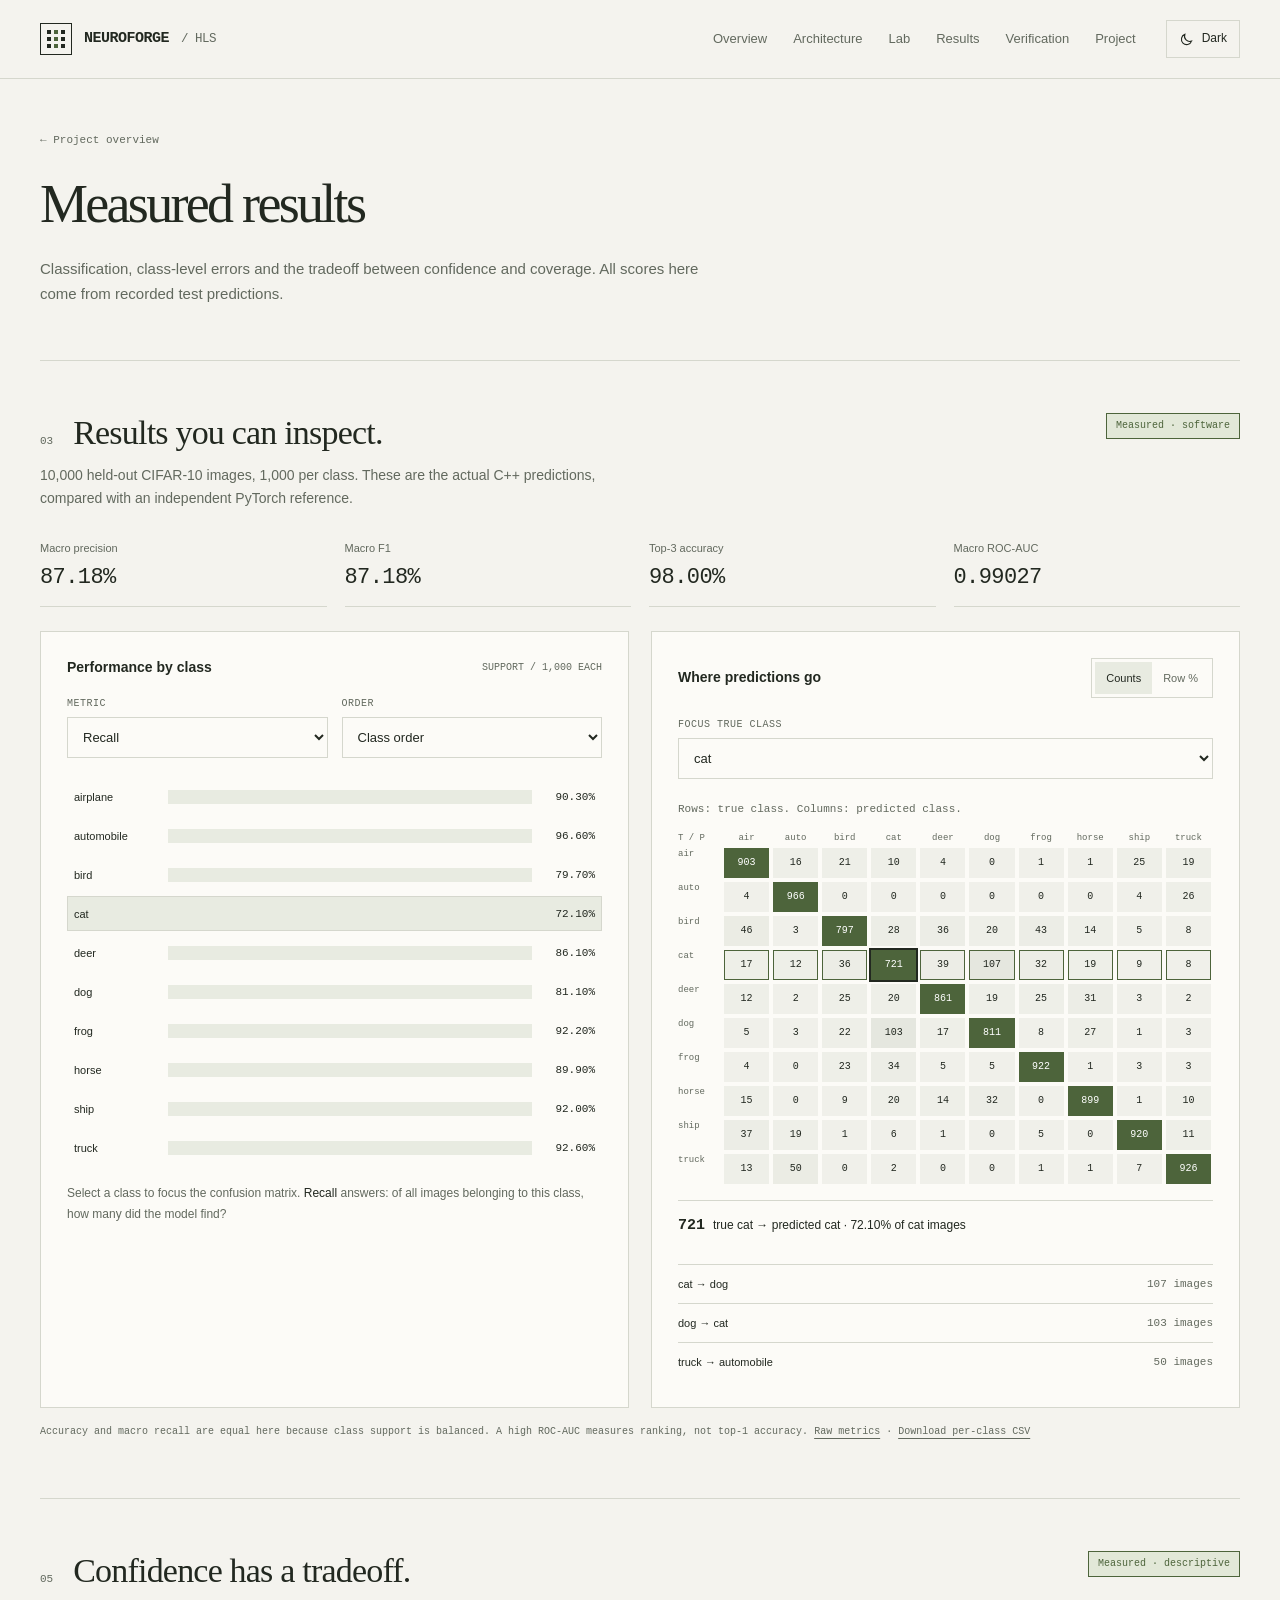
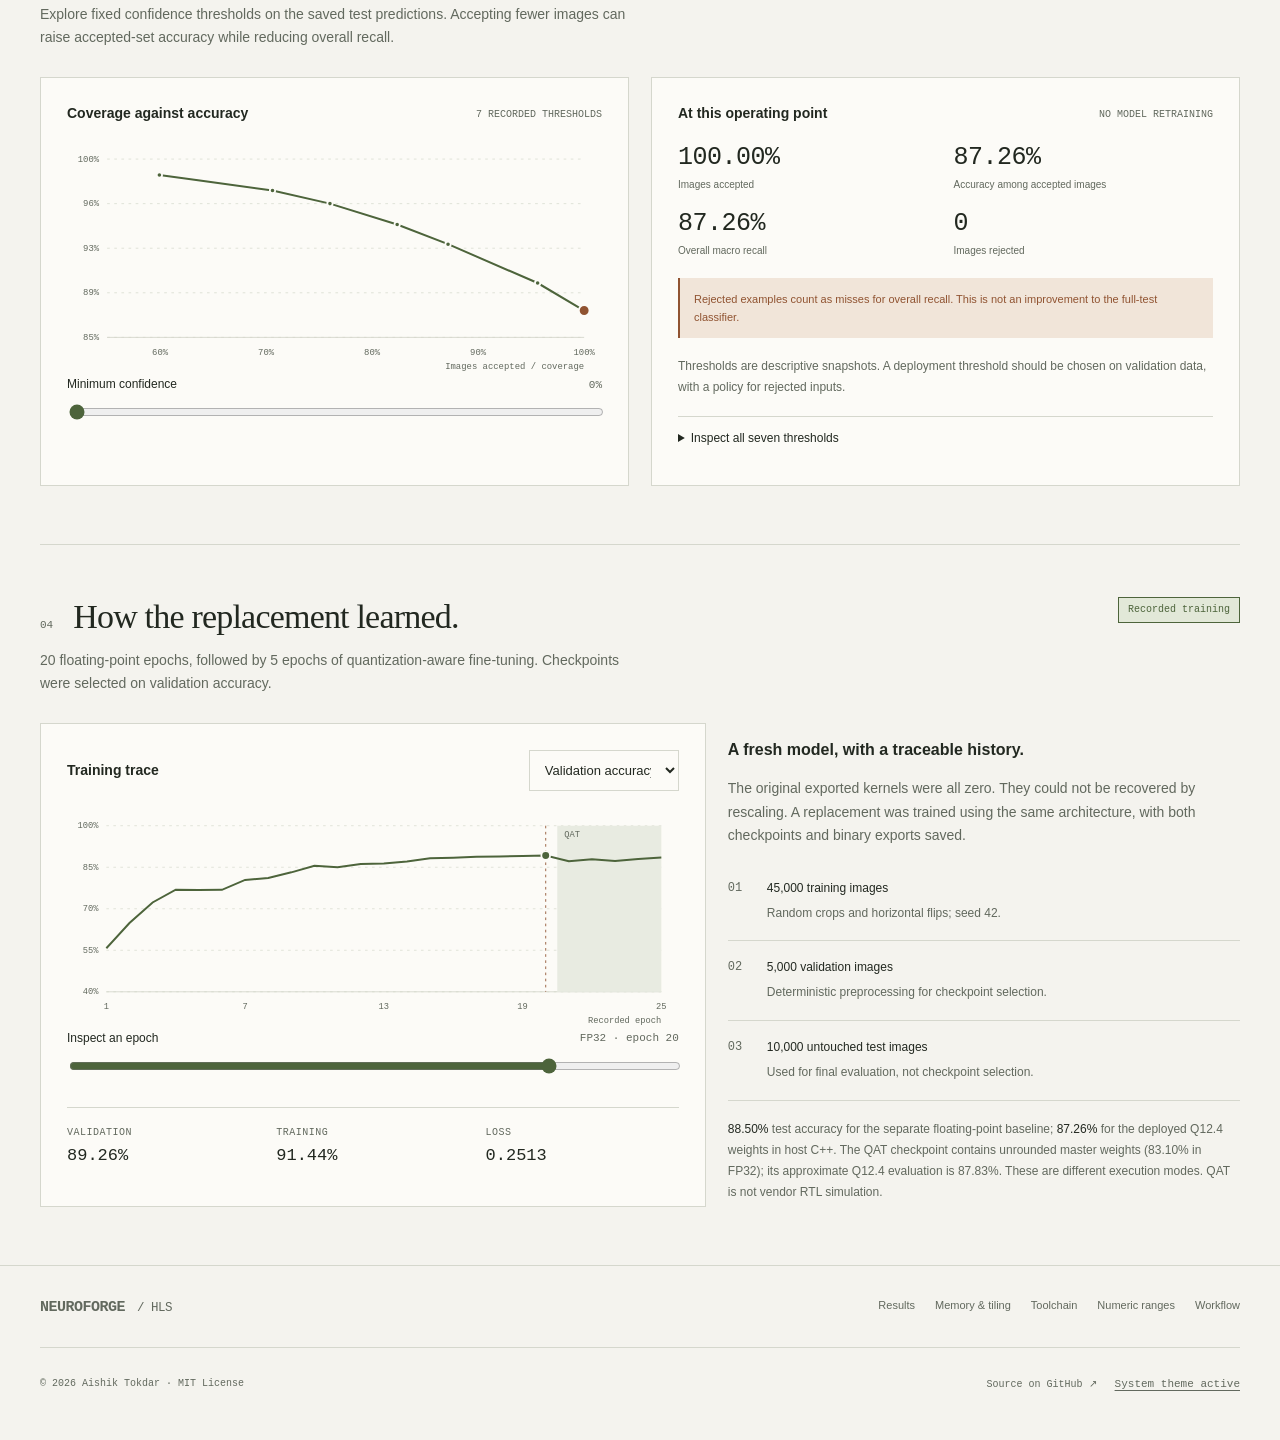
<file: visualizations/viz_performance_comparison.html>
<!doctype html>
<html lang="en" data-theme="light"><head>
<meta charset="utf-8"><meta name="viewport" content="width=device-width, initial-scale=1">
<meta name="description" content="Explore the ReducedVGG architecture, Q12.4 arithmetic, measured CIFAR-10 results and verification behind NeuroForge-HLS.">
<meta name="color-scheme" content="light dark">
<title>Measured results · NeuroForge-HLS</title>
<script src="../assets/theme.js"></script>
<link rel="stylesheet" href="../assets/site.css">
<link rel="preload" as="fetch" href="../docs/classification_metrics.json" crossorigin data-dataset="metrics"><link rel="preload" as="fetch" href="../docs/training_metrics.json" crossorigin data-dataset="training"><link rel="preload" as="fetch" href="../docs/numeric_range_audit.json" crossorigin data-dataset="ranges"><link rel="preload" as="fetch" href="../docs/weight_validation.json" crossorigin data-dataset="verification">
<script src="../assets/site.js" defer></script>
</head><body data-root="../">
<a class="skip" href="#main">Skip to content</a>
<header class="topbar"><div class="wrap top-inner">
<a class="brand" href="../index.html" aria-label="NeuroForge-HLS home"><span class="mark" aria-hidden="true"><i></i><i></i><i></i><i></i><i></i><i></i><i></i><i></i><i></i></span>NEUROFORGE <small>/ HLS</small></a>
<nav class="nav" id="main-nav" aria-label="Main navigation">
<a href="../index.html#overview">Overview</a><a href="../index.html#architecture">Architecture</a><a href="../index.html#tiling">Lab</a><a href="../index.html#results">Results</a><a href="../index.html#verification">Verification</a><a href="../index.html#project">Project</a>
</nav>
<button class="theme-button" id="theme-toggle" type="button" aria-label="Switch to dark mode"><svg viewBox="0 0 20 20" aria-hidden="true"><path d="M16.8 12.2A7 7 0 0 1 7.8 3.2 7 7 0 1 0 16.8 12.2Z"/></svg><span id="theme-label">Dark</span></button> <!-- design-qa: allow BUTTON_NO_ACTION; listeners are registered in assets/site.js -->
<button class="menu-button" id="menu-toggle" type="button" aria-expanded="false" aria-controls="main-nav">Menu</button> <!-- design-qa: allow BUTTON_NO_ACTION; listeners are registered in assets/site.js -->
</div></header>
<main class="wrap" id="main">
<div id="data-notice" class="data-notice" role="status" hidden><p id="data-message">Recorded results could not be loaded.</p><button class="button" id="retry-data" type="button">Reload results</button></div> <!-- design-qa: allow BUTTON_NO_ACTION; listeners are registered in assets/site.js -->
<noscript><p class="data-notice">JavaScript is needed for the interactive visualizers. The measured summary and project documentation remain available below.</p></noscript>
<div class="topic-hero"><a class="backlink" href="../index.html">← Project overview</a><h1>Measured results</h1><p>Classification, class-level errors and the tradeoff between confidence and coverage. All scores here come from recorded test predictions.</p></div><section class="section" id="results"><div class="section-head"><div><div class="section-title"><span class="section-no">03</span><h2>Results you can inspect.</h2></div><p class="section-intro">10,000 held-out CIFAR-10 images, 1,000 per class. These are the actual C++ predictions, compared with an independent PyTorch reference.</p></div><span class="badge measured">Measured · software</span></div>
<dl class="result-summary"><div><dt>Macro precision</dt><dd data-result="macro_precision">87.18%</dd></div><div><dt>Macro F1</dt><dd data-result="macro_f1">87.18%</dd></div><div><dt>Top-3 accuracy</dt><dd>98.00%</dd></div><div><dt>Macro ROC-AUC</dt><dd data-result="macro_roc_auc_ovr">0.99027</dd></div></dl>
<div class="grid-2"><article class="panel panel-pad"><div class="panel-title"><h3>Performance by class</h3><small>SUPPORT / 1,000 EACH</small></div>
<fieldset data-from-records disabled><legend class="sr-only">Class metric controls</legend><div class="controls"><div class="control"><label for="class-metric">Metric</label><select id="class-metric"><option value="recall">Recall</option><option value="precision">Precision</option><option value="f1">F1 score</option></select></div><div class="control"><label for="class-sort">Order</label><select id="class-sort"><option value="class">Class order</option><option value="lowest">Lowest first</option><option value="highest">Highest first</option></select></div></div>
<div id="class-bars" class="metric-bars" aria-label="Per-class metrics"><p class="loading">Loading measured class results…</p></div></fieldset>
<p class="annotation">Select a class to focus the confusion matrix. <strong>Recall</strong> answers: of all images belonging to this class, how many did the model find?</p></article>
<article class="panel panel-pad"><div class="panel-title"><h3>Where predictions go</h3><div class="segmented" role="group" aria-label="Confusion matrix display"><button type="button" data-matrix-mode="count" aria-pressed="true">Counts</button><button type="button" data-matrix-mode="percent" aria-pressed="false">Row %</button></div></div> <!-- design-qa: allow BUTTON_NO_ACTION; listeners are registered in assets/site.js -->
<fieldset data-from-records disabled><legend class="sr-only">Confusion matrix controls</legend><div class="controls"><div class="control"><label for="class-focus">Focus true class</label><select id="class-focus"><option value="3">cat</option></select></div></div>
<div class="scroll-table" tabindex="0" role="region" aria-label="Scrollable confusion matrix"><table class="matrix" id="confusion-matrix"><caption>Rows: true class. Columns: predicted class.</caption></table></div><p id="matrix-detail" class="matrix-detail" aria-live="polite">Select a cell to inspect its count.</p><ul class="mini-list" id="confusion-list" aria-label="Most frequent errors"></ul></fieldset></article></div>
<p class="data-note">Accuracy and macro recall are equal here because class support is balanced. A high ROC-AUC measures ranking, not top-1 accuracy. <a href="../docs/classification_metrics.json">Raw metrics</a> · <a href="../docs/classification_metrics.csv" download>Download per-class CSV</a></p></section><section class="section" id="confidence"><div class="section-head"><div><div class="section-title"><span class="section-no">05</span><h2>Confidence has a tradeoff.</h2></div><p class="section-intro">Explore fixed confidence thresholds on the saved test predictions. Accepting fewer images can raise accepted-set accuracy while reducing overall recall.</p></div><span class="badge measured">Measured · descriptive</span></div>
<div class="grid-2"><article class="panel panel-pad"><div class="panel-title"><h3>Coverage against accuracy</h3><small>7 RECORDED THRESHOLDS</small></div>
<fieldset data-from-records disabled><legend class="sr-only">Confidence threshold control</legend><svg class="chart" id="confidence-chart" viewBox="0 0 600 260" role="img" aria-label="Accepted-set accuracy versus test-set coverage"></svg>
<div class="range-label"><label for="confidence-threshold">Minimum confidence</label><output id="confidence-threshold-label">0%</output></div><input type="range" min="0" max="6" value="0" id="confidence-threshold"></fieldset></article>
<article class="panel panel-pad"><div class="panel-title"><h3>At this operating point</h3><small>NO MODEL RETRAINING</small></div>
<div class="compact-stats confidence-stats" style="border-top:0;padding-top:0"><div><b id="confidence-coverage">100.00%</b><span>Images accepted</span></div><div><b id="confidence-accuracy">87.26%</b><span>Accuracy among accepted images</span></div><div><b id="confidence-recall">87.26%</b><span>Overall macro recall</span></div><div><b id="confidence-rejected">0</b><span>Images rejected</span></div></div>
<p class="equation">Rejected examples count as misses for overall recall. This is not an improvement to the full-test classifier.</p>
<p class="annotation">Thresholds are descriptive snapshots. A deployment threshold should be chosen on validation data, with a policy for rejected inputs.</p>
<details><summary>Inspect all seven thresholds</summary><div class="scroll-table"><table id="threshold-table"><caption>Recorded confidence operating points</caption><thead><tr><th>Threshold</th><th>Coverage</th><th>Accuracy</th><th>Recall</th></tr></thead><tbody></tbody></table></div></details></article></div></section><section class="section" id="training"><div class="section-head"><div><div class="section-title"><span class="section-no">04</span><h2>How the replacement learned.</h2></div><p class="section-intro">20 floating-point epochs, followed by 5 epochs of quantization-aware fine-tuning. Checkpoints were selected on validation accuracy.</p></div><span class="badge measured">Recorded training</span></div>
<div class="grid-asymmetric"><article class="panel panel-pad"><div class="panel-title"><h3>Training trace</h3><div class="control" style="flex:0;min-width:150px"><label class="sr-only" for="training-metric">Training chart metric</label><select id="training-metric"><option value="validation_accuracy">Validation accuracy</option><option value="train_accuracy">Training accuracy</option><option value="loss">Training loss</option></select></div></div>
<fieldset data-from-records disabled><legend class="sr-only">Training trace controls</legend><svg class="chart" id="training-chart" viewBox="0 0 700 250" role="img" aria-label="Recorded training and quantization-aware fine-tuning curve"></svg>
<div class="range-label"><label for="epoch-position">Inspect an epoch</label><output id="epoch-label">FP32 · epoch 20</output></div><input type="range" min="0" max="24" value="19" id="epoch-position"></fieldset>
<dl class="compact-stats"><div><dt class="label">Validation</dt><dd class="mono" id="epoch-validation">89.26%</dd></div><div><dt class="label">Training</dt><dd class="mono" id="epoch-training">91.44%</dd></div><div><dt class="label">Loss</dt><dd class="mono" id="epoch-loss">0.2513</dd></div></dl></article>
<aside><h3>A fresh model, with a traceable history.</h3><p class="section-intro">The original exported kernels were all zero. They could not be recovered by rescaling. A replacement was trained using the same architecture, with both checkpoints and binary exports saved.</p>
<ol class="steps"><li><div><strong>45,000 training images</strong><span>Random crops and horizontal flips; seed 42.</span></div></li><li><div><strong>5,000 validation images</strong><span>Deterministic preprocessing for checkpoint selection.</span></div></li><li><div><strong>10,000 untouched test images</strong><span>Used for final evaluation, not checkpoint selection.</span></div></li></ol>
<p class="annotation"><strong>88.50%</strong> test accuracy for the separate floating-point baseline; <strong>87.26%</strong> for the deployed Q12.4 weights in host C++. The QAT checkpoint contains unrounded master weights (83.10% in FP32); its approximate Q12.4 evaluation is 87.83%. These are different execution modes. QAT is not vendor RTL simulation.</p></aside></div></section></main><footer class="site-footer"><div class="wrap"><div class="footer-inner"><div class="brand">NEUROFORGE <small>/ HLS</small></div><div class="footer-links">
<a href="../visualizations/viz_performance_comparison.html">Results</a><a href="../visualizations/viz_memory_architecture.html">Memory & tiling</a><a href="../visualizations/viz_decision_framework.html">Toolchain</a><a href="../visualizations/viz_resource_utilization.html">Numeric ranges</a><a href="../visualizations/viz_design_workflow.html">Workflow</a>
</div></div><div class="footer-bottom"><span>© 2026 Aishik Tokdar · <a href="../LICENSE">MIT License</a></span><span><a href="https://github.com/AishikTokdar/NeuroForge-HLS">Source on GitHub ↗</a> &nbsp; <button class="text-button" id="theme-system" type="button">Use system theme</button></span></div></div></footer></body></html> <!-- design-qa: allow BUTTON_NO_ACTION; listeners are registered in assets/site.js -->
</file>
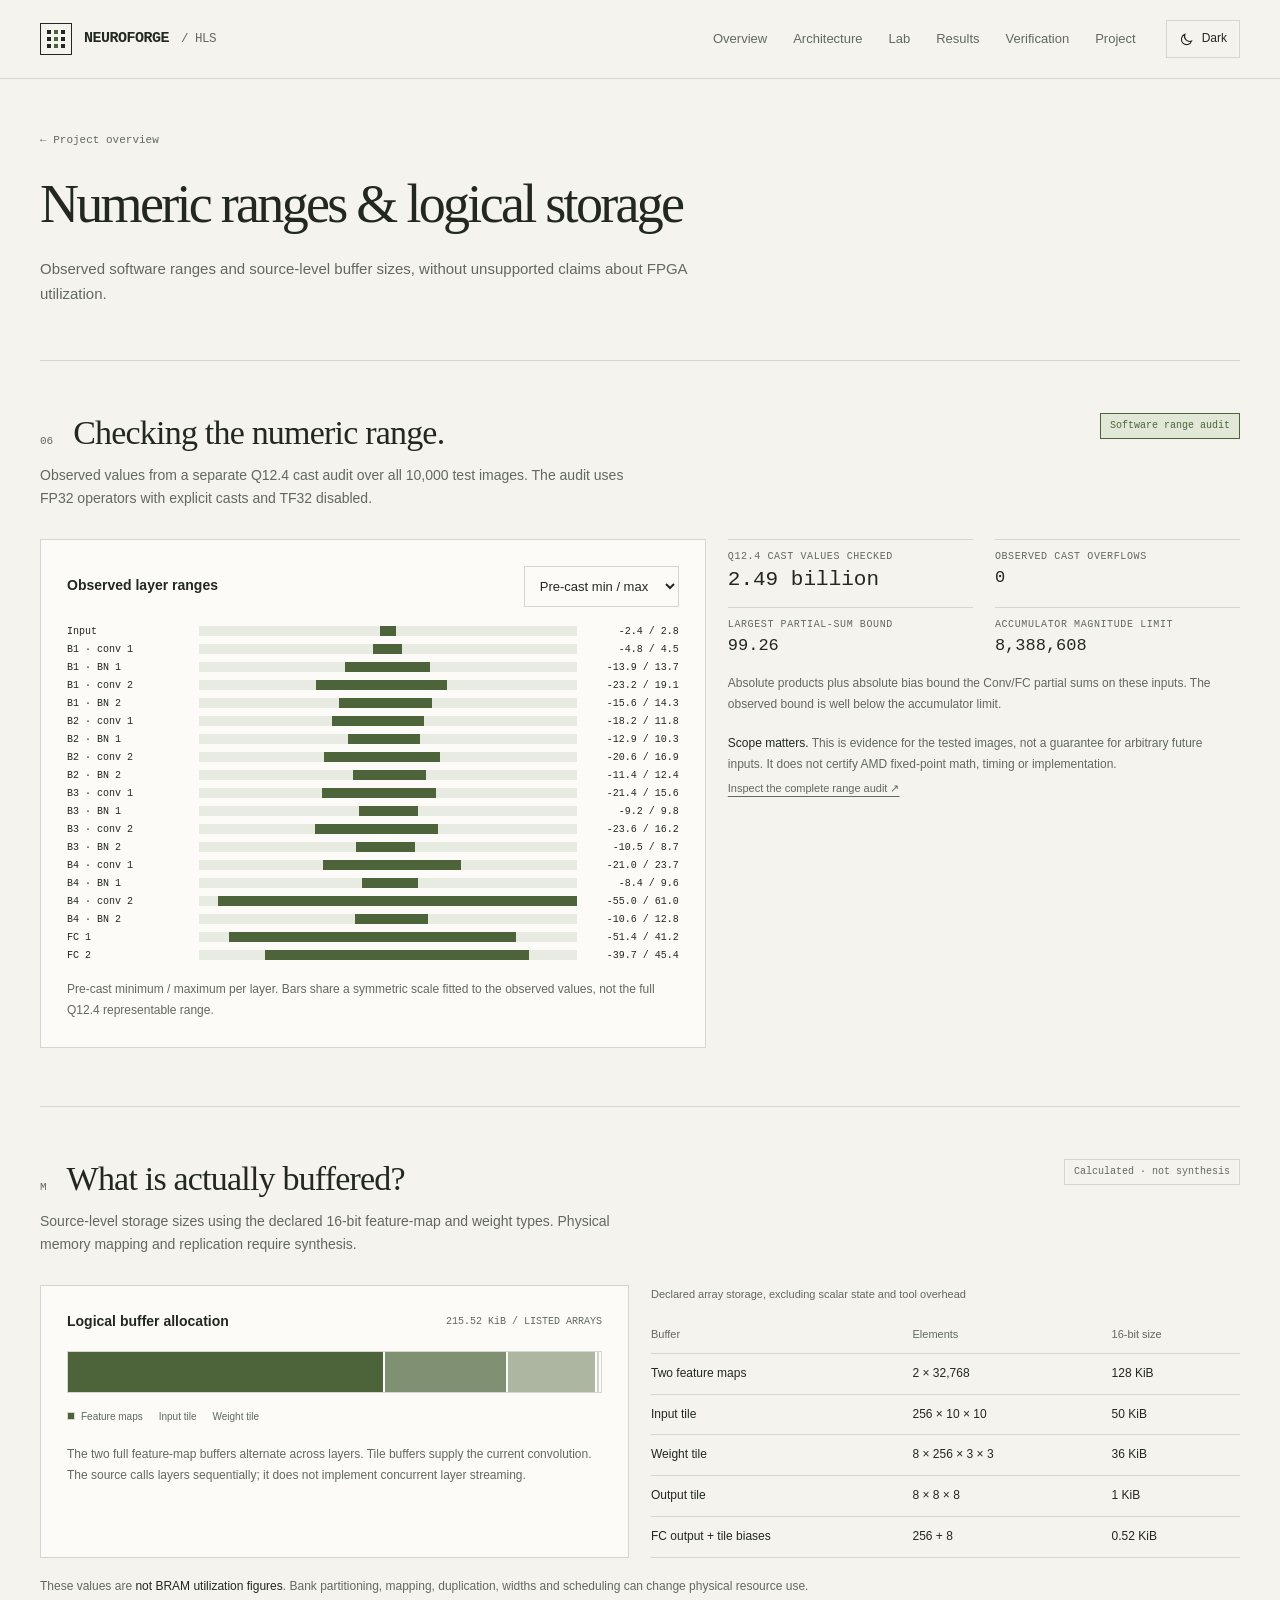
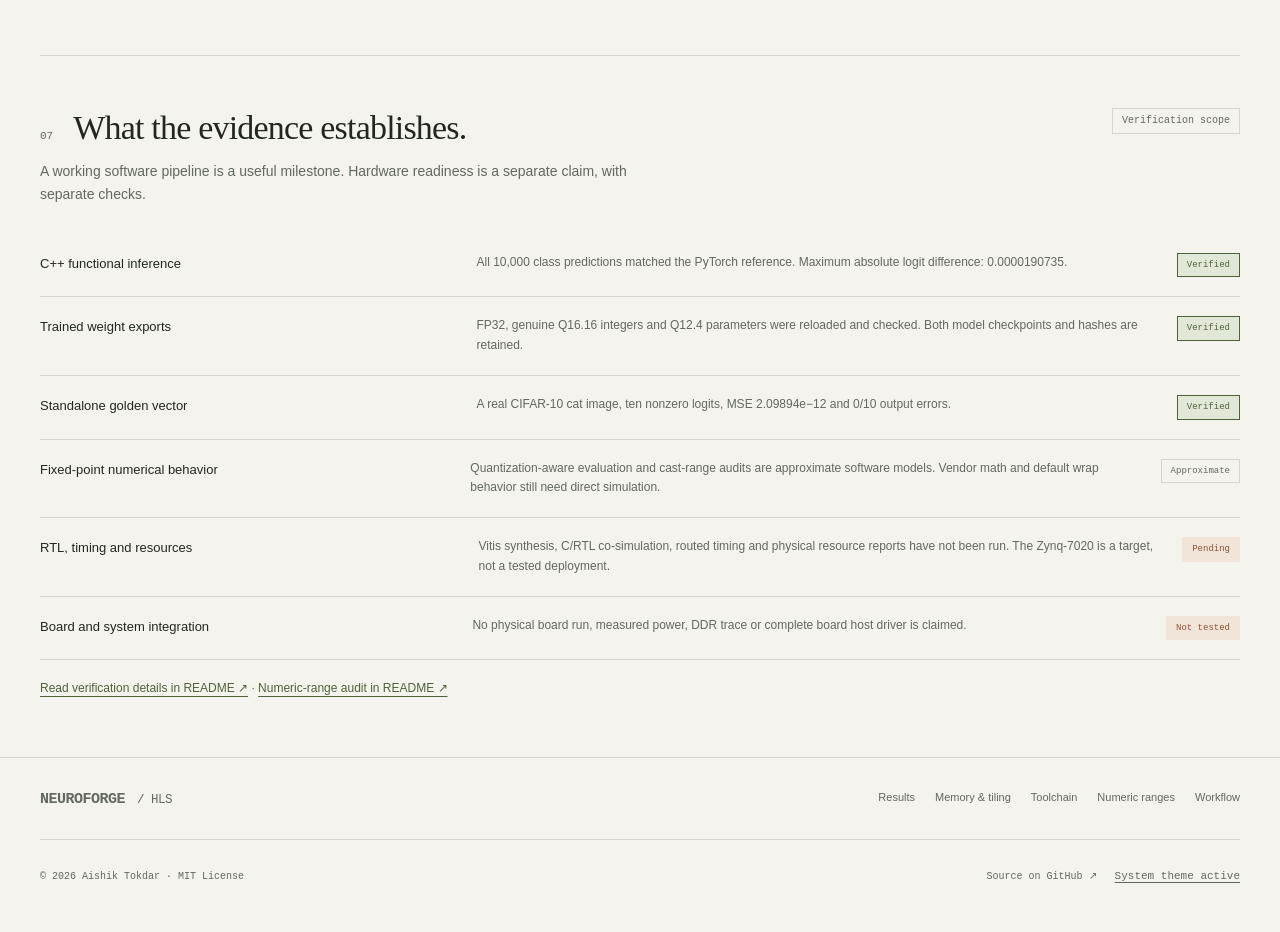
<file: visualizations/viz_resource_utilization.html>
<!doctype html>
<html lang="en" data-theme="light"><head>
<meta charset="utf-8"><meta name="viewport" content="width=device-width, initial-scale=1">
<meta name="description" content="Explore the ReducedVGG architecture, Q12.4 arithmetic, measured CIFAR-10 results and verification behind NeuroForge-HLS.">
<meta name="color-scheme" content="light dark">
<title>Numeric ranges &amp; logical storage · NeuroForge-HLS</title>
<script src="../assets/theme.js"></script>
<link rel="stylesheet" href="../assets/site.css">
<link rel="preload" as="fetch" href="../docs/classification_metrics.json" crossorigin data-dataset="metrics"><link rel="preload" as="fetch" href="../docs/training_metrics.json" crossorigin data-dataset="training"><link rel="preload" as="fetch" href="../docs/numeric_range_audit.json" crossorigin data-dataset="ranges"><link rel="preload" as="fetch" href="../docs/weight_validation.json" crossorigin data-dataset="verification">
<script src="../assets/site.js" defer></script>
</head><body data-root="../">
<a class="skip" href="#main">Skip to content</a>
<header class="topbar"><div class="wrap top-inner">
<a class="brand" href="../index.html" aria-label="NeuroForge-HLS home"><span class="mark" aria-hidden="true"><i></i><i></i><i></i><i></i><i></i><i></i><i></i><i></i><i></i></span>NEUROFORGE <small>/ HLS</small></a>
<nav class="nav" id="main-nav" aria-label="Main navigation">
<a href="../index.html#overview">Overview</a><a href="../index.html#architecture">Architecture</a><a href="../index.html#tiling">Lab</a><a href="../index.html#results">Results</a><a href="../index.html#verification">Verification</a><a href="../index.html#project">Project</a>
</nav>
<button class="theme-button" id="theme-toggle" type="button" aria-label="Switch to dark mode"><svg viewBox="0 0 20 20" aria-hidden="true"><path d="M16.8 12.2A7 7 0 0 1 7.8 3.2 7 7 0 1 0 16.8 12.2Z"/></svg><span id="theme-label">Dark</span></button> <!-- design-qa: allow BUTTON_NO_ACTION; listeners are registered in assets/site.js -->
<button class="menu-button" id="menu-toggle" type="button" aria-expanded="false" aria-controls="main-nav">Menu</button> <!-- design-qa: allow BUTTON_NO_ACTION; listeners are registered in assets/site.js -->
</div></header>
<main class="wrap" id="main">
<div id="data-notice" class="data-notice" role="status" hidden><p id="data-message">Recorded results could not be loaded.</p><button class="button" id="retry-data" type="button">Reload results</button></div> <!-- design-qa: allow BUTTON_NO_ACTION; listeners are registered in assets/site.js -->
<noscript><p class="data-notice">JavaScript is needed for the interactive visualizers. The measured summary and project documentation remain available below.</p></noscript>
<div class="topic-hero"><a class="backlink" href="../index.html">← Project overview</a><h1>Numeric ranges &amp; logical storage</h1><p>Observed software ranges and source-level buffer sizes, without unsupported claims about FPGA utilization.</p></div><section class="section" id="ranges"><div class="section-head"><div><div class="section-title"><span class="section-no">06</span><h2>Checking the numeric range.</h2></div><p class="section-intro">Observed values from a separate Q12.4 cast audit over all 10,000 test images. The audit uses FP32 operators with explicit casts and TF32 disabled.</p></div><span class="badge measured">Software range audit</span></div>
<div class="grid-asymmetric"><article class="panel panel-pad"><div class="panel-title"><h3>Observed layer ranges</h3><div class="control" style="flex:0;min-width:155px"><label class="sr-only" for="range-view">Range audit view</label><select id="range-view"><option value="activations">Pre-cast min / max</option><option value="bounds">Partial-sum bounds</option></select></div></div><div id="range-rows" class="range-rows"><p class="loading">Loading per-layer observations…</p></div><p class="annotation" id="range-description">The scale follows observed values, rather than the full representable range.</p></article>
<aside><dl class="specs"><div><dt>Q12.4 cast values checked</dt><dd style="font-size:21px">2.49 billion</dd></div><div><dt>Observed cast overflows</dt><dd>0</dd></div><div><dt>Largest partial-sum bound</dt><dd>99.26</dd></div><div><dt>Accumulator magnitude limit</dt><dd>8,388,608</dd></div></dl>
<p class="annotation">Absolute products plus absolute bias bound the Conv/FC partial sums on these inputs. The observed bound is well below the accumulator limit.</p><p class="annotation"><strong>Scope matters.</strong> This is evidence for the tested images, not a guarantee for arbitrary future inputs. It does not certify AMD fixed-point math, timing or implementation.</p><a class="data-download" href="../docs/numeric_range_audit.json">Inspect the complete range audit ↗</a></aside></div></section><section class="section" id="memory"><div class="section-head"><div><div class="section-title"><span class="section-no">M</span><h2>What is actually buffered?</h2></div><p class="section-intro">Source-level storage sizes using the declared 16-bit feature-map and weight types. Physical memory mapping and replication require synthesis.</p></div><span class="badge ">Calculated · not synthesis</span></div>
<div class="grid-2"><article class="panel panel-pad"><div class="panel-title"><h3>Logical buffer allocation</h3><small>215.52 KiB / LISTED ARRAYS</small></div><div class="memory-stack" role="img" aria-label="128 KiB feature maps, 50 KiB input tile, 36 KiB weight tile, and 1.52 KiB other buffers"><span style="width:59.39%"></span><span style="width:23.2%"></span><span style="width:16.7%"></span><span style="width:.71%"></span></div>
<div class="legend"><span><i class="core"></i>Feature maps</span><span>Input tile</span><span>Weight tile</span></div><p class="annotation">The two full feature-map buffers alternate across layers. Tile buffers supply the current convolution. The source calls layers sequentially; it does not implement concurrent layer streaming.</p></article>
<div class="scroll-table"><table><caption>Declared array storage, excluding scalar state and tool overhead</caption><thead><tr><th>Buffer</th><th>Elements</th><th>16-bit size</th></tr></thead><tbody>
<tr><td>Two feature maps</td><td>2 × 32,768</td><td>128 KiB</td></tr><tr><td>Input tile</td><td>256 × 10 × 10</td><td>50 KiB</td></tr><tr><td>Weight tile</td><td>8 × 256 × 3 × 3</td><td>36 KiB</td></tr><tr><td>Output tile</td><td>8 × 8 × 8</td><td>1 KiB</td></tr><tr><td>FC output + tile biases</td><td>256 + 8</td><td>0.52 KiB</td></tr></tbody></table></div></div>
<p class="annotation">These values are <strong>not BRAM utilization figures</strong>. Bank partitioning, mapping, duplication, widths and scheduling can change physical resource use.</p></section><section class="section" id="verification"><div class="section-head"><div><div class="section-title"><span class="section-no">07</span><h2>What the evidence establishes.</h2></div><p class="section-intro">A working software pipeline is a useful milestone. Hardware readiness is a separate claim, with separate checks.</p></div><span class="badge ">Verification scope</span></div>
<dl class="verification-list">
<div><dt>C++ functional inference</dt><dd>All 10,000 class predictions matched the PyTorch reference. Maximum absolute logit difference: 0.0000190735.</dd><span class="badge measured">Verified</span></div>
<div><dt>Trained weight exports</dt><dd>FP32, genuine Q16.16 integers and Q12.4 parameters were reloaded and checked. Both model checkpoints and hashes are retained.</dd><span class="badge measured">Verified</span></div>
<div><dt>Standalone golden vector</dt><dd>A real CIFAR-10 cat image, ten nonzero logits, MSE 2.09894e−12 and 0/10 output errors.</dd><span class="badge measured">Verified</span></div>
<div><dt>Fixed-point numerical behavior</dt><dd>Quantization-aware evaluation and cast-range audits are approximate software models. Vendor math and default wrap behavior still need direct simulation.</dd><span class="badge">Approximate</span></div>
<div><dt>RTL, timing and resources</dt><dd>Vitis synthesis, C/RTL co-simulation, routed timing and physical resource reports have not been run. The Zynq-7020 is a target, not a tested deployment.</dd><span class="badge pending">Pending</span></div>
<div><dt>Board and system integration</dt><dd>No physical board run, measured power, DDR trace or complete board host driver is claimed.</dd><span class="badge pending">Not tested</span></div></dl>
<p class="annotation"><a href="../README.md#software-verification-and-findings">Read verification details in README ↗</a> · <a href="../README.md#numeric-range-audit">Numeric-range audit in README ↗</a></p>
</section></main><footer class="site-footer"><div class="wrap"><div class="footer-inner"><div class="brand">NEUROFORGE <small>/ HLS</small></div><div class="footer-links">
<a href="../visualizations/viz_performance_comparison.html">Results</a><a href="../visualizations/viz_memory_architecture.html">Memory & tiling</a><a href="../visualizations/viz_decision_framework.html">Toolchain</a><a href="../visualizations/viz_resource_utilization.html">Numeric ranges</a><a href="../visualizations/viz_design_workflow.html">Workflow</a>
</div></div><div class="footer-bottom"><span>© 2026 Aishik Tokdar · <a href="../LICENSE">MIT License</a></span><span><a href="https://github.com/AishikTokdar/NeuroForge-HLS">Source on GitHub ↗</a> &nbsp; <button class="text-button" id="theme-system" type="button">Use system theme</button></span></div></div></footer></body></html> <!-- design-qa: allow BUTTON_NO_ACTION; listeners are registered in assets/site.js -->
</file>
<file: assets/site.css>
@charset "UTF-8";
:root{color-scheme:light;--bg:#f4f3ee;--paper:#fcfbf7;--ink:#222820;--muted:#62695e;--line:#d5d7cd;--soft:#e8ebe1;--accent:#4d643b;--on-accent:#fff;--accent-soft:#e2e8d8;--warning:#905331;--warning-soft:#f1e5d9;--grid:#dde0d5;--shadow:0 12px 40px #20281f08;--mono:"SFMono-Regular",Consolas,"Liberation Mono",monospace;--sans:"Segoe UI",Arial,sans-serif}
:root[data-theme=dark]{color-scheme:dark;--bg:#171c18;--paper:#1e241f;--ink:#e9ece2;--muted:#a8b09f;--line:#3b4439;--soft:#293127;--accent:#b2c797;--on-accent:#182015;--accent-soft:#303d28;--warning:#e5b18b;--warning-soft:#3d3025;--grid:#354031;--shadow:none}
*{box-sizing:border-box}html{scroll-behavior:smooth;scroll-padding-top:96px}body{margin:0;background:var(--bg);color:var(--ink);font-family:var(--sans);font-size:15px;line-height:1.65;-webkit-font-smoothing:antialiased}button,input,select{font:inherit}button,a,input,select{touch-action:manipulation}a{color:inherit;text-underline-offset:4px}a:hover{color:var(--accent)}button{cursor:pointer}button:disabled,select:disabled{cursor:wait}button,input,select{color:var(--ink)}button:focus-visible,a:focus-visible,input:focus-visible,select:focus-visible,summary:focus-visible,[tabindex]:focus-visible{outline:3px solid var(--accent);outline-offset:4px}::selection{background:var(--accent);color:var(--on-accent)}[hidden]{display:none!important}.sr-only{position:absolute;width:1px;height:1px;padding:0;margin:-1px;overflow:hidden;clip:rect(0,0,0,0);white-space:nowrap;border:0}.skip{position:fixed;top:8px;left:8px;z-index:99;padding:10px 20px;background:var(--ink);color:var(--bg);transform:translateY(-150%)}.skip:focus{transform:none}.wrap{width:min(1240px,calc(100% - 80px));margin:auto}.topbar{border-bottom:1px solid var(--line);background:var(--bg);position:sticky;top:0;z-index:20}.top-inner{min-height:78px;display:flex;align-items:center;gap:30px}.brand{font-family:var(--mono);font-weight:700;font-size:15px;letter-spacing:-.5px;text-decoration:none;display:flex;align-items:center;gap:12px;white-space:nowrap}.brand small{font-weight:400;color:var(--muted)}.mark{display:grid;grid-template-columns:repeat(3,4px);gap:3px;border:1px solid var(--ink);padding:6px}.mark i{display:block;width:4px;height:4px;background:var(--ink)}.mark i:nth-child(2),.mark i:nth-child(5),.mark i:nth-child(8){background:var(--accent)}.nav{display:flex;align-items:center;gap:26px;margin-left:auto}.nav a{text-decoration:none;font-size:13px;color:var(--muted);padding:12px 0}.nav a:hover{color:var(--ink)}.theme-button,.menu-button{background:none;border:1px solid var(--line);min-height:38px;padding:7px 12px;display:flex;align-items:center;gap:8px;font-size:12px}.theme-button svg{width:15px;height:15px;stroke:currentColor;fill:none;stroke-width:1.5}.menu-button{display:none}.eyebrow,.mono,.section-no,.badge,.chip{font-family:var(--mono)}.eyebrow{font-size:11px;letter-spacing:1.7px;text-transform:uppercase;color:var(--muted);display:flex;align-items:center;gap:10px}.dot{width:6px;height:6px;border-radius:50%;background:var(--accent);display:inline-block}.hero{padding:62px 0 48px;display:grid;grid-template-columns:1.13fr 1fr;gap:60px;align-items:center}h1{font-family:Georgia,"Times New Roman",serif;font-size:clamp(44px,5.3vw,75px);line-height:1.08;font-weight:400;letter-spacing:-2.7px;margin:24px 0}h1 em{font-weight:400;color:var(--accent)}.hero-copy{font-size:16px;max-width:500px;color:var(--muted);margin:22px 0 27px;line-height:1.8}.actions{display:flex;flex-wrap:wrap;gap:12px;align-items:center}.button{display:inline-flex;align-items:center;justify-content:center;gap:18px;min-height:45px;border:1px solid var(--line);background:transparent;padding:10px 18px;text-decoration:none;font-size:13px;font-weight:600}.button.primary{background:var(--accent);color:var(--on-accent);border-color:var(--accent)}.button:hover{border-color:var(--accent)}.button.primary:hover{filter:brightness(.94);color:var(--on-accent)}.hero-note{font-size:11px;color:var(--muted);margin-top:21px;font-family:var(--mono)}.hero-figure{border:1px solid var(--line);background:var(--paper);padding:24px 25px 18px;position:relative;min-width:0}.figure-top{display:flex;justify-content:space-between;gap:12px;border-bottom:1px solid var(--line);padding-bottom:16px;margin-bottom:20px;font:10px var(--mono);color:var(--muted);letter-spacing:1px}.hero-figure svg{display:block;width:100%;height:auto}.figure-caption{border-top:1px solid var(--line);padding-top:13px;margin-top:15px;color:var(--muted);font:10px/1.6 var(--mono)}.metric-strip{border-top:1px solid var(--line);border-bottom:1px solid var(--line);display:grid;grid-template-columns:repeat(4,1fr);padding:25px 0;margin-bottom:30px}.metric{padding:0 25px;border-right:1px solid var(--line)}.metric:first-child{padding-left:0}.metric:last-child{border:0}.metric strong{font-size:32px;letter-spacing:-1.4px;font-weight:500;display:block;line-height:1.2;font-variant-numeric:tabular-nums}.metric strong small{font-size:18px;color:var(--muted)}.metric span{display:block;font-size:11px;margin-top:8px;color:var(--muted)}.status-line{display:flex;justify-content:space-between;gap:20px;font:11px/1.7 var(--mono);color:var(--muted);padding-bottom:34px}.status-line b{color:var(--ink);font-weight:400}.data-notice{border:1px solid var(--warning);background:var(--warning-soft);padding:16px 20px;margin:22px 0;display:flex;justify-content:space-between;align-items:center;gap:20px}.data-notice p{margin:0;font-size:13px}.section{border-top:1px solid var(--line);padding:52px 0 58px}.section-head{display:flex;align-items:flex-start;justify-content:space-between;gap:30px;margin-bottom:28px}.section-title{display:flex;gap:20px;align-items:baseline}.section-no{color:var(--muted);font-size:11px}.section h2{font-family:Georgia,"Times New Roman",serif;font-size:34px;line-height:1.2;font-weight:400;letter-spacing:-.8px;margin:0 0 11px}.section-intro{color:var(--muted);max-width:590px;font-size:14px;margin:0}.badge{display:inline-flex;align-items:center;gap:7px;padding:5px 9px;font-size:10px;line-height:1.4;border:1px solid var(--line);white-space:nowrap;align-self:flex-start;color:var(--muted)}.badge.measured{color:var(--accent);border-color:var(--accent);background:var(--accent-soft)}.badge.pending{color:var(--warning);background:var(--warning-soft);border-color:transparent}.panel{border:1px solid var(--line);background:var(--paper);min-width:0}.panel-pad{padding:26px}.panel-title{display:flex;justify-content:space-between;align-items:center;gap:14px;margin-bottom:19px}.panel-title h3{font-size:14px;font-weight:600;margin:0}.panel-title small{font:10px var(--mono);color:var(--muted)}h3{font-size:16px;line-height:1.4}.grid-2{display:grid;grid-template-columns:1fr 1fr;gap:22px}.grid-asymmetric{display:grid;grid-template-columns:1.3fr 1fr;gap:22px}.controls{display:flex;flex-wrap:wrap;gap:14px;align-items:end;margin-bottom:21px}.control{display:grid;gap:6px;flex:1;min-width:120px}.control label,.label{font:10px/1.5 var(--mono);letter-spacing:.5px;color:var(--muted);text-transform:uppercase}select,input[type=number]{width:100%;min-height:41px;border:1px solid var(--line);border-radius:0;background:var(--paper);padding:7px 11px;font-size:13px}input[type=range]{width:100%;min-height:32px;accent-color:var(--accent);cursor:pointer}.range-label{display:flex;align-items:center;justify-content:space-between;gap:16px;font-size:12px}.range-label output{font:11px var(--mono);color:var(--muted)}.segmented{display:flex;gap:0;border:1px solid var(--line);width:max-content;max-width:100%;padding:3px}.segmented button{border:0;background:transparent;color:var(--muted);padding:6px 11px;min-height:32px;font-size:11px;white-space:nowrap}.segmented button[aria-pressed=true]{color:var(--ink);background:var(--soft)}.annotation{font-size:12px;line-height:1.75;color:var(--muted);margin:18px 0 0}.annotation strong{color:var(--ink);font-weight:500}.annotation a{color:var(--accent)}.flow{display:grid;grid-template-columns:repeat(5,1fr);gap:9px;margin:25px 0}.layer{border:1px solid var(--line);background:var(--paper);text-align:left;padding:17px 13px;min-height:105px;position:relative}.layer:hover{border-color:var(--accent)}.layer[aria-pressed=true]{background:var(--accent-soft);border-color:var(--accent)}.layer span{display:block;font:10px var(--mono);color:var(--muted);margin-bottom:10px}.layer b{display:block;font-size:14px;font-weight:600}.layer small{display:block;font:10px var(--mono);margin-top:8px;color:var(--muted)}.layer:not(:last-child)::after{content:"→";position:absolute;right:-10px;top:40px;z-index:1;color:var(--muted);background:var(--bg);font:12px var(--mono)}.layer-detail{display:grid;grid-template-columns:1.2fr 1fr;gap:40px;padding-top:9px}.layer-detail h3{font-size:21px;font-weight:500;margin:0 0 12px}.layer-detail p{font-size:14px;color:var(--muted);margin:0}.specs{display:grid;grid-template-columns:1fr 1fr;gap:16px 22px;margin:0}.specs div{border-top:1px solid var(--line);padding-top:11px}.specs dt{font:10px var(--mono);color:var(--muted);text-transform:uppercase;letter-spacing:.6px}.specs dd{font:17px var(--mono);margin:6px 0 0;font-variant-numeric:tabular-nums}.lab-grid{display:grid;grid-template-columns:1.1fr 1fr;gap:22px}.tile-svg{width:100%;height:260px;display:block}.tile-bottom{display:flex;justify-content:space-between;gap:14px;font:10px var(--mono);color:var(--muted);padding:9px 0;border-top:1px solid var(--line);margin-top:13px}.legend{display:flex;flex-wrap:wrap;gap:16px;font-size:10px;color:var(--muted)}.legend i{display:inline-block;width:8px;height:8px;margin-right:6px;border:1px solid var(--line)}.legend .core{background:var(--accent)}.legend .halo{background:var(--accent-soft)}.compact-stats{display:grid;grid-template-columns:repeat(3,1fr);gap:16px;border-top:1px solid var(--line);padding-top:17px;margin-top:17px}.compact-stats b{display:block;font:19px var(--mono);letter-spacing:-.5px}.compact-stats span{display:block;font-size:10px;color:var(--muted);margin-top:5px}.bitfield{display:grid;grid-template-columns:repeat(16,1fr);gap:3px;margin-top:25px}.bit{border:1px solid var(--line);background:var(--soft);text-align:center;padding:10px 0;font:14px var(--mono)}.bit.sign{border-color:var(--warning);color:var(--warning)}.bit.fraction{background:var(--accent-soft);border-color:var(--accent);color:var(--accent)}.bit-labels{display:flex;justify-content:space-between;font:10px var(--mono);color:var(--muted);margin-top:8px}.quant-result{display:flex;justify-content:space-between;gap:18px;align-items:center;border-top:1px solid var(--line);padding-top:20px;margin-top:24px}.quant-result strong{font:30px var(--mono);letter-spacing:-1px}.quant-result code{font:14px var(--mono);color:var(--muted)}.quant-status{font-size:11px;min-height:20px;color:var(--muted);margin:10px 0 0}.quant-status.warn{color:var(--warning)}.chart{display:block;width:100%;height:auto;overflow:visible}.chart text{font-family:var(--mono);fill:var(--muted);font-size:10px}.chart .axis{stroke:var(--line);stroke-width:1}.chart .grid{stroke:var(--grid);stroke-width:1;stroke-dasharray:3 5}.chart .series{stroke:var(--accent);stroke-width:2.3;fill:none}.chart .point{fill:var(--accent);stroke:var(--paper);stroke-width:2}.chart .selection{stroke:var(--warning);stroke-width:1;stroke-dasharray:3 4}.chart .annotation-fill{fill:var(--soft)}.result-summary{display:grid;grid-template-columns:repeat(4,1fr);margin:0 0 24px;gap:18px}.result-summary div{border-bottom:1px solid var(--line);padding-bottom:16px}.result-summary dt{font-size:11px;color:var(--muted)}.result-summary dd{font:22px var(--mono);letter-spacing:-.6px;margin:8px 0 0}.metric-bars{display:grid;gap:4px}.metric-row{display:grid;grid-template-columns:84px minmax(20px,1fr) 53px;gap:10px;align-items:center;background:none;border:1px solid transparent;padding:7px 6px;min-height:35px;text-align:left;font-size:11px}.metric-row:hover,.metric-row[aria-pressed=true]{border-color:var(--line);background:var(--soft)}.metric-row .track{height:14px;background:var(--soft)}.metric-row .fill{height:100%;background:var(--accent)}.metric-row .bar-value{font:11px var(--mono);text-align:right}.scroll-table{overflow-x:auto;max-width:100%}table{border-collapse:collapse;width:100%;font-size:12px}caption{text-align:left;color:var(--muted);font-size:11px;margin-bottom:12px}th{text-align:left;font-weight:500;color:var(--muted);font-size:11px}th,td{border-bottom:1px solid var(--line);padding:10px 12px;vertical-align:top}table th:first-child,table td:first-child{padding-left:0}.matrix{table-layout:fixed;min-width:505px;font-family:var(--mono);font-size:10px}.matrix th{font:9px var(--mono);padding:3px 0;text-align:center;border:0}.matrix th:first-child{width:44px;text-align:left}.matrix td{padding:2px;border:0}.matrix td:first-child{padding-left:2px}.matrix button{width:100%;min-height:30px;border:1px solid transparent;background:var(--soft);padding:4px 0;text-align:center;font:10px var(--mono);color:var(--ink)}.matrix button[data-active=true]{outline:2px solid var(--ink);outline-offset:0}.matrix .focus-row button{border-color:var(--accent)}.matrix-detail{padding:13px 0 0;border-top:1px solid var(--line);margin:14px 0 0;font-size:12px;min-height:50px}.matrix-detail strong{font-family:var(--mono);font-size:15px;margin-right:8px}.mini-list{list-style:none;padding:0;margin:14px 0 0}.mini-list li{border-top:1px solid var(--line)}.mini-list button{border:0;background:transparent;width:100%;display:flex;justify-content:space-between;padding:10px 0;text-align:left;font-size:11px}.mini-list button span:last-child{font-family:var(--mono);color:var(--muted)}fieldset{padding:0;margin:0;border:0;min-width:0}.loading{min-height:220px;display:grid;place-items:center;color:var(--muted);font:11px var(--mono);background:repeating-linear-gradient(0deg,transparent,transparent 34px,var(--line) 35px)}.data-note{margin:15px 0 0;color:var(--muted);font:10px/1.7 var(--mono)}.range-rows{display:grid;gap:7px}.range-row{display:grid;grid-template-columns:120px 1fr 90px;gap:12px;align-items:center;font:10px var(--mono)}.range-track{height:10px;position:relative;background:var(--soft)}.range-mark{position:absolute;top:0;height:10px;background:var(--accent);min-width:2px}.range-label-value{text-align:right}.memory-stack{height:42px;display:flex;border:1px solid var(--line);margin:20px 0 16px}.memory-stack span{border-right:2px solid var(--paper);background:var(--accent)}.memory-stack span:nth-child(2){opacity:.7}.memory-stack span:nth-child(3){opacity:.45}.memory-stack span:nth-child(4){opacity:.25}.verification-list{margin:0}.verification-list>div{display:grid;grid-template-columns:1.1fr 1.8fr auto;gap:22px;padding:19px 0;border-bottom:1px solid var(--line);align-items:start}.verification-list dt{font-weight:500;font-size:13px}.verification-list dd{margin:0;font-size:12px;color:var(--muted)}.verification-list .badge{font-size:9px}.project-grid{display:grid;grid-template-columns:1fr 1fr;gap:55px}.project-grid p{color:var(--muted);font-size:14px}.project-grid h3{font-size:18px;font-weight:500;margin-top:0}.steps{padding:0;list-style:none;counter-reset:steps}.steps li{counter-increment:steps;border-bottom:1px solid var(--line);padding:17px 0;display:grid;grid-template-columns:25px 1fr;gap:14px;font-size:12px}.steps li::before{content:counter(steps,decimal-leading-zero);font-family:var(--mono);color:var(--muted)}.steps strong{display:block;font-weight:500}.steps span{display:block;color:var(--muted);margin-top:5px}.code-block{padding:15px;background:var(--soft);font:11px/1.9 var(--mono);overflow-x:auto;white-space:pre-wrap;overflow-wrap:anywhere}.code-head{display:flex;align-items:center;justify-content:space-between;border-bottom:1px solid var(--line);padding-bottom:10px}.text-button{background:none;border:0;text-decoration:underline;text-underline-offset:3px;font-size:11px;min-height:32px;padding:3px 0;color:var(--muted)}.download-list{list-style:none;margin:15px 0 0;padding:0}.download-list li{border-bottom:1px solid var(--line)}.download-list a{display:flex;justify-content:space-between;gap:20px;padding:13px 0;font-size:12px;text-decoration:none}.download-list a span{font-family:var(--mono);font-size:10px;color:var(--muted)}details{border-top:1px solid var(--line);margin-top:18px;padding-top:12px}summary{cursor:pointer;font-size:12px;min-height:30px}.site-footer{border-top:1px solid var(--line);padding:30px 0 40px;font-size:11px;color:var(--muted)}.footer-inner{display:flex;justify-content:space-between;gap:25px}.footer-links{display:flex;flex-wrap:wrap;gap:20px}.site-footer a{text-decoration:none}.footer-bottom{display:flex;justify-content:space-between;align-items:center;gap:20px;border-top:1px solid var(--line);margin-top:26px;padding-top:20px;font:10px var(--mono)}.topic-hero{padding:47px 0 38px}.topic-hero h1{font-size:54px;max-width:900px}.topic-hero p{max-width:690px;color:var(--muted)}.backlink{font:11px var(--mono);color:var(--muted);text-decoration:none}.mobile-only{display:none}.error-text{color:var(--warning)}.status-text{font:11px var(--mono);color:var(--muted)}.tile-key{display:flex;justify-content:space-between;gap:20px;align-items:center}.data-download{font-size:11px;color:var(--muted)}.confidence-stats{grid-template-columns:1fr 1fr;margin-top:14px}.confidence-stats b{font-size:25px}.equation{padding:12px 14px;border-left:2px solid var(--warning);background:var(--warning-soft);font-size:11px;color:var(--warning);margin-top:18px}
@media(min-width:1500px){.hero{padding-top:80px;padding-bottom:64px}}
@media(max-width:1000px){.wrap{width:calc(100% - 48px)}.nav{gap:17px}.top-inner{gap:20px}.nav a{font-size:12px}.brand{font-size:13px}.hero{gap:32px}h1{font-size:58px}.hero-copy{font-size:14px}.hero-figure{padding:18px}.grid-asymmetric,.lab-grid{grid-template-columns:1fr 1fr}.panel-pad{padding:20px}.range-row{grid-template-columns:100px 1fr 75px}.metric{padding:0 18px}.metric strong{font-size:29px}}
@media(max-width:760px){.wrap{width:calc(100% - 36px)}.top-inner{min-height:66px;gap:12px}.brand{margin-right:auto}.theme-button{min-height:38px}.menu-button{display:flex}.nav{display:none;position:absolute;top:65px;left:0;right:0;background:var(--paper);padding:18px 20px;border-bottom:1px solid var(--line);grid-template-columns:repeat(3,1fr);gap:8px}.nav.open{display:grid}.nav a{padding:10px}.hero{grid-template-columns:1fr;padding:36px 0 30px;gap:30px}h1{font-size:57px;letter-spacing:-2px;max-width:600px}.hero-copy{max-width:570px;font-size:15px}.hero-figure{max-width:none}.hero-figure svg{max-height:300px}.figure-top{margin-bottom:10px}.metric-strip{padding:20px 0;grid-template-columns:1fr 1fr;gap:22px 0;margin-bottom:20px}.metric:nth-child(3){padding-left:0;border-right:1px solid var(--line)}.metric:nth-child(2){border:0}.metric strong{font-size:30px}.status-line{font-size:10px;flex-direction:column;gap:8px;padding-bottom:25px}.section{padding:35px 0 40px}.section h2{font-size:30px}.section-head{gap:16px}.section-title{gap:12px}.section-intro{font-size:13px}.badge{font-size:9px;padding:4px 6px}.grid-2,.grid-asymmetric,.lab-grid,.layer-detail,.project-grid{grid-template-columns:1fr}.layer-detail{gap:24px}.project-grid{gap:28px}.flow{grid-template-columns:repeat(5,minmax(100px,1fr));overflow-x:auto;padding-bottom:12px;margin-bottom:10px}.layer{padding:14px 11px}.result-summary{grid-template-columns:1fr 1fr;gap:14px}.result-summary dd{font-size:22px}.verification-list>div{grid-template-columns:1fr auto;gap:8px 16px}.verification-list dt{grid-column:1}.verification-list dd{grid-row:2;grid-column:1/-1}.verification-list .badge{grid-column:2;grid-row:1}.footer-inner{flex-direction:column}.footer-links{gap:12px 20px}.topic-hero{padding-top:32px}.topic-hero h1{font-size:43px}.range-row{grid-template-columns:110px 1fr 85px}.data-notice{align-items:flex-start;flex-direction:column;gap:10px}}
@media(max-width:380px){.wrap{width:calc(100% - 28px)}.brand{font-size:12px;gap:8px}.brand small{display:none}.top-inner{gap:7px}.theme-button,.menu-button{padding:6px 8px}h1{font-size:47px;letter-spacing:-1.7px}.actions .button{padding:9px 12px;font-size:12px}.section-head{display:block}.section-head>.badge{margin-top:13px}.panel-pad{padding:16px}.bitfield{gap:2px}.bit{font-size:11px;padding:10px 0}.range-row{grid-template-columns:92px 1fr 72px;gap:8px;font-size:9px}.compact-stats b{font-size:16px}.compact-stats span{font-size:9px}.quant-result strong{font-size:25px}.footer-bottom{align-items:flex-start;flex-direction:column}}
@media(prefers-reduced-motion:reduce){html{scroll-behavior:auto}*,*::before,*::after{animation:none!important;transition:none!important}}
/* Definition-list defaults must not force narrow statistic columns wider. */
.compact-stats>div{min-width:0}.compact-stats dd{margin:6px 0 0;font:17px var(--mono);font-variant-numeric:tabular-nums}.hero-figure{margin:0}
@media(max-width:380px){.compact-stats{gap:10px}.compact-stats dd{font-size:14px}}
@media(min-width:1001px){.hero h1{font-size:clamp(44px,4.7vw,68px)}}
</file>
